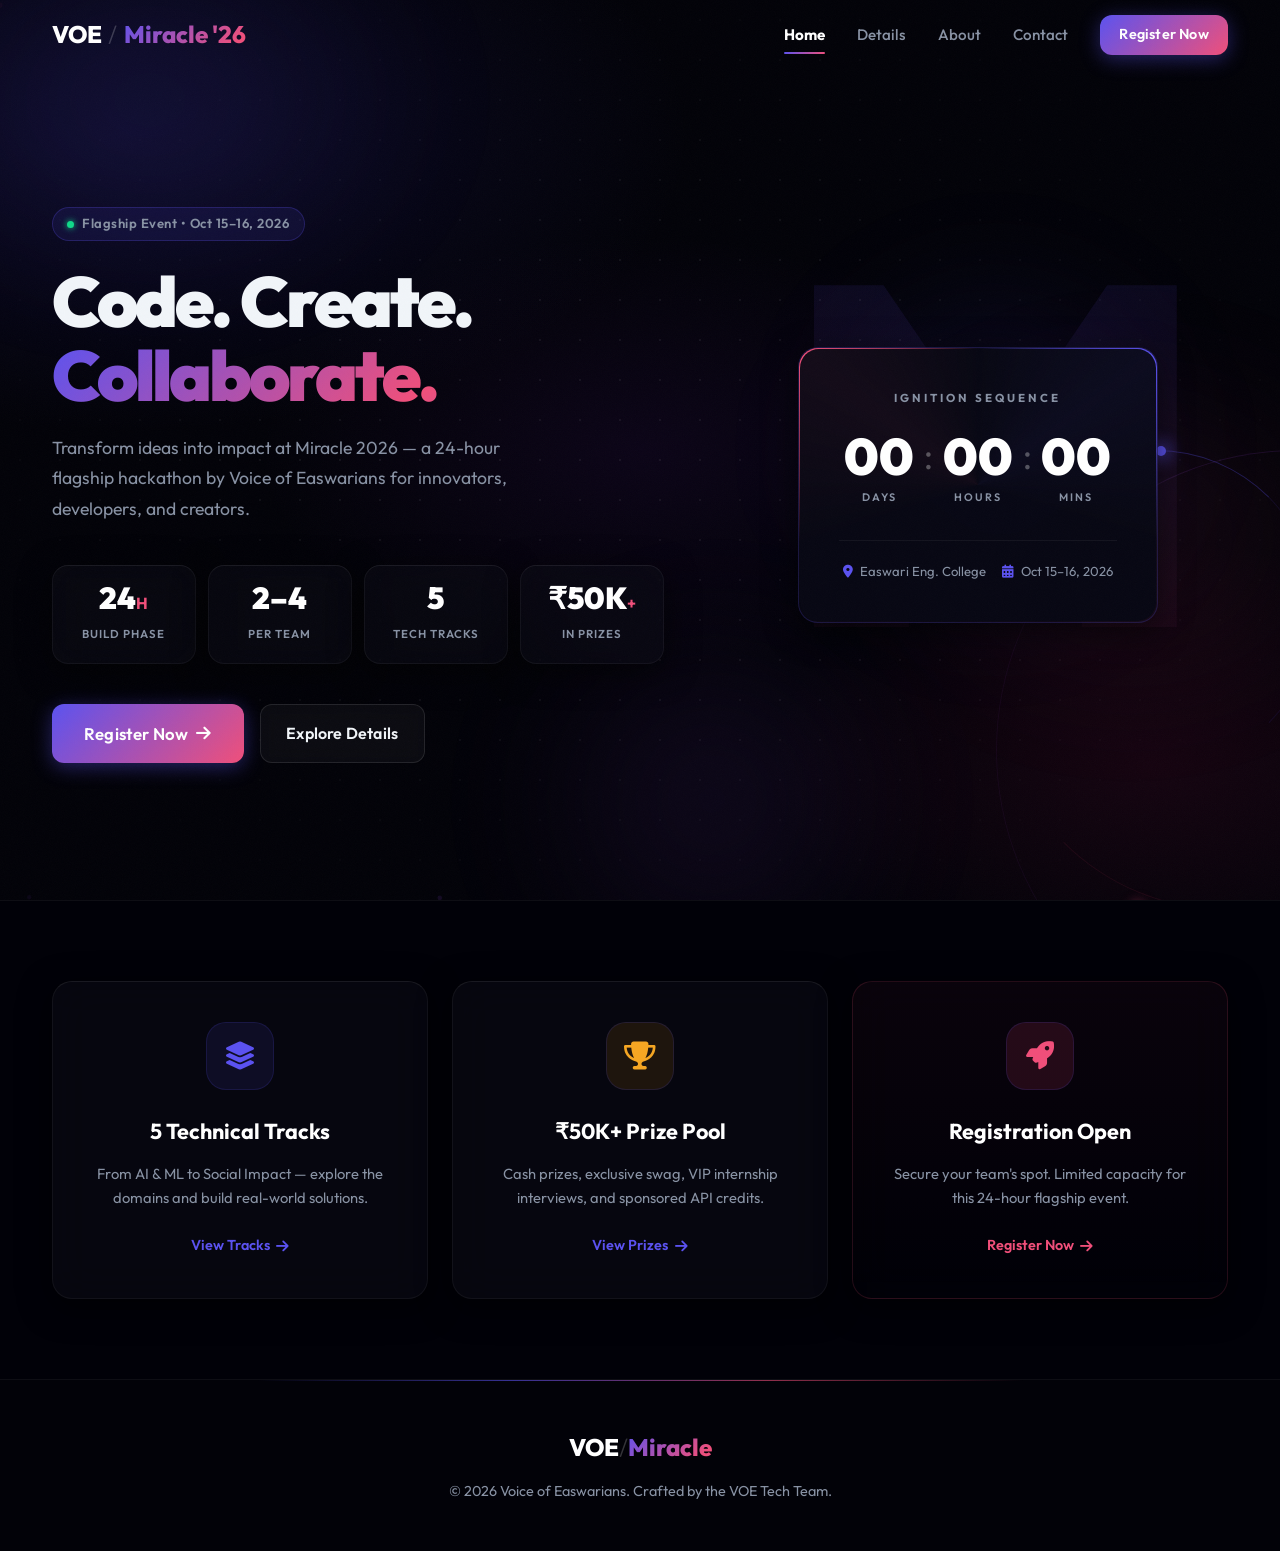
<file: index.html>
<!DOCTYPE html>
<html lang="en">
<head>
    <meta charset="UTF-8">
    <meta name="viewport" content="width=device-width, initial-scale=1.0">
    <title>Miracle 2026 | Voice of Easwarians Hackathon</title>
    <meta name="description" content="Miracle 2026 — a 24-hour flagship hackathon by Voice of Easwarians. 5 tracks, ₹50K+ prizes, Oct 15-16 at Easwari Engineering College.">

    <link rel="preconnect" href="https://fonts.googleapis.com">
    <link rel="preconnect" href="https://fonts.gstatic.com" crossorigin>
    <link href="https://fonts.googleapis.com/css2?family=Outfit:wght@300;400;500;600;700;800;900&display=swap" rel="stylesheet">
    <link rel="stylesheet" href="https://cdnjs.cloudflare.com/ajax/libs/font-awesome/6.4.0/css/all.min.css">

    <link rel="stylesheet" href="assets/css/variables.css">
    <link rel="stylesheet" href="assets/css/reset.css">
    <link rel="stylesheet" href="assets/css/global.css">
    <link rel="stylesheet" href="assets/css/components.css">
    <link rel="stylesheet" href="assets/css/animations.css">
    <link rel="stylesheet" href="assets/css/home.css">
    <link rel="stylesheet" href="assets/css/responsive.css">
</head>
<body>
    <!-- Background Layers -->
    <div class="global-bg"></div>
    <div class="global-aurora">
        <div class="aurora-blob aurora-blob-1"></div>
        <div class="aurora-blob aurora-blob-2"></div>
        <div class="aurora-blob aurora-blob-3"></div>
    </div>
    <div class="global-grid"></div>
    <canvas id="heroCanvas" style="position: fixed; inset: 0; width: 100%; height: 100%; pointer-events: none; z-index: -1;"></canvas>
    <div class="global-noise"></div>

    <!-- Navigation -->
    <nav class="navbar" id="navbar">
        <div class="container nav-container">
            <a href="index.html" class="nav-logo">
                <span>VOE</span>
                <span class="nav-logo-sep">/</span>
                <span class="text-gradient">Miracle '26</span>
            </a>
            <div class="nav-links">
                <a href="index.html"              class="nav-link">Home</a>
                <a href="pages/event-details.html" class="nav-link">Details</a>
                <a href="pages/about.html"         class="nav-link">About</a>
                <a href="pages/contact.html"       class="nav-link">Contact</a>
                <a href="pages/registration.html"  class="btn btn-primary" style="padding:0.5rem 1.2rem;font-size:0.9rem;">Register Now</a>
            </div>
            <button class="nav-mobile-btn" id="mobileMenuBtn" aria-label="Open menu">
                <i class="fas fa-bars"></i>
            </button>
        </div>
    </nav>

    <!-- Mobile Nav -->
    <div class="mobile-nav" id="mobileNav">
        <button class="mobile-nav-close" id="mobileClose"><i class="fas fa-times"></i></button>
        <a href="index.html"               class="nav-link">Home</a>
        <a href="pages/event-details.html" class="nav-link">Details</a>
        <a href="pages/about.html"         class="nav-link">About</a>
        <a href="pages/contact.html"       class="nav-link">Contact</a>
        <a href="pages/registration.html"  class="btn btn-primary">Register Now</a>
    </div>

    <main>
        <!-- HERO -->
        <section class="hero-section">

            <!-- Signature Visual Motif -->
            <div class="hero-motif-container">
                <div class="hero-motif-m">M</div>
                <div class="hero-orbit hero-orbit-1"></div>
                <div class="hero-orbit hero-orbit-2"></div>
                <div class="hero-orbit hero-orbit-3"></div>
                <div class="hero-spotlight"></div>
            </div>

            <div class="container hero-grid">
                <div class="hero-content reveal fade-up">
                    <div class="hero-badge">
                        <span class="hero-badge-dot"></span>
                        <span>Flagship Event &bull; Oct 15–16, 2026</span>
                    </div>
                    <h1 class="split-text">Code. Create.<br><span class="text-gradient">Collaborate.</span></h1>
                    <p>Transform ideas into impact at Miracle 2026 — a 24-hour flagship hackathon by Voice of Easwarians for innovators, developers, and creators.</p>

                    <div class="hero-stats">
                        <div class="stat-card glass-panel">
                            <span class="stat-val">24<span class="stat-unit">H</span></span>
                            <span class="stat-label">Build Phase</span>
                        </div>
                        <div class="stat-card glass-panel">
                            <span class="stat-val">2–4</span>
                            <span class="stat-label">Per Team</span>
                        </div>
                        <div class="stat-card glass-panel">
                            <span class="stat-val">5</span>
                            <span class="stat-label">Tech Tracks</span>
                        </div>
                        <div class="stat-card glass-panel">
                            <span class="stat-val">₹50K<span class="stat-unit">+</span></span>
                            <span class="stat-label">In Prizes</span>
                        </div>
                    </div>

                    <div class="hero-ctas">
                        <a href="pages/registration.html" class="btn btn-primary btn-hero">
                            Register Now <i class="fas fa-arrow-right"></i>
                        </a>
                        <a href="pages/event-details.html" class="btn btn-secondary">
                            Explore Details
                        </a>
                    </div>
                </div>

                <div class="hero-visual reveal fade-up delay-2">
                    <div class="hero-countdown-card glass-panel">
                        <div class="countdown-label">IGNITION SEQUENCE</div>
                        <div class="countdown-timer">
                            <div class="countdown-block">
                                <span class="countdown-num" id="cd-days">--</span>
                                <span class="countdown-unit">Days</span>
                            </div>
                            <span class="countdown-sep">:</span>
                            <div class="countdown-block">
                                <span class="countdown-num" id="cd-hours">--</span>
                                <span class="countdown-unit">Hours</span>
                            </div>
                            <span class="countdown-sep">:</span>
                            <div class="countdown-block">
                                <span class="countdown-num" id="cd-mins">--</span>
                                <span class="countdown-unit">Mins</span>
                            </div>
                        </div>
                        <div class="countdown-meta">
                            <span><i class="fas fa-map-marker-alt"></i> Easwari Eng. College</span>
                            <span><i class="fas fa-calendar-alt"></i> Oct 15–16, 2026</span>
                        </div>
                    </div>
                </div>
            </div>
        </section>

        <!-- PREVIEW CARDS -->
        <section class="preview-section">
            <div class="container preview-grid">
                <a href="pages/event-details.html" class="glass-panel preview-card reveal fade-up">
                    <div class="preview-icon-wrap"><i class="fas fa-layer-group"></i></div>
                    <h3>5 Technical Tracks</h3>
                    <p>From AI &amp; ML to Social Impact — explore the domains and build real-world solutions.</p>
                    <span class="action-link">View Tracks <i class="fas fa-arrow-right"></i></span>
                </a>
                <a href="pages/event-details.html" class="glass-panel preview-card reveal fade-up delay-1">
                    <div class="preview-icon-wrap" style="background:rgba(245,158,11,0.1);">
                        <i class="fas fa-trophy" style="color:var(--gold);"></i>
                    </div>
                    <h3>₹50K+ Prize Pool</h3>
                    <p>Cash prizes, exclusive swag, VIP internship interviews, and sponsored API credits.</p>
                    <span class="action-link">View Prizes <i class="fas fa-arrow-right"></i></span>
                </a>
                <a href="pages/registration.html" class="glass-panel preview-card preview-card-cta reveal fade-up delay-2">
                    <div class="preview-icon-wrap" style="background:rgba(240,79,122,0.12);">
                        <i class="fas fa-rocket" style="color:var(--accent-secondary);"></i>
                    </div>
                    <h3>Registration Open</h3>
                    <p>Secure your team's spot. Limited capacity for this 24-hour flagship event.</p>
                    <span class="action-link" style="color:var(--accent-secondary);">Register Now <i class="fas fa-arrow-right"></i></span>
                </a>
            </div>
        </section>

        <!-- FOOTER -->
        <footer class="site-footer">
            <div class="container" style="text-align:center;">
                <div class="footer-logo">
                    VOE<span class="nav-logo-sep">/</span><span class="text-gradient">Miracle</span>
                </div>
                <p class="footer-copy">&copy; 2026 Voice of Easwarians. Crafted by the VOE Tech Team.</p>
            </div>
        </footer>
    </main>

    <script src="assets/js/nav.js"></script>
    <script src="assets/js/animations.js"></script>
    <script src="assets/js/tabs.js"></script>
    <script src="assets/js/main.js"></script>
    <script>
        // Live Countdown
        (function() {
            const target = new Date('2026-10-15T09:00:00+05:30').getTime();
            function tick() {
                const diff = target - Date.now();
                if (diff <= 0) {
                    ['cd-days','cd-hours','cd-mins'].forEach(id => { const el = document.getElementById(id); if(el) el.textContent='00'; });
                    return;
                }
                const d = Math.floor(diff / 86400000);
                const h = Math.floor((diff % 86400000) / 3600000);
                const m = Math.floor((diff % 3600000) / 60000);
                const fmt = n => String(n).padStart(2,'0');
                const set = (id, v) => { const el = document.getElementById(id); if(el) el.textContent = fmt(v); };
                set('cd-days', d); set('cd-hours', h); set('cd-mins', m);
            }
            tick(); setInterval(tick, 30000);
        })();
    </script>
</body>
</html>
</file>
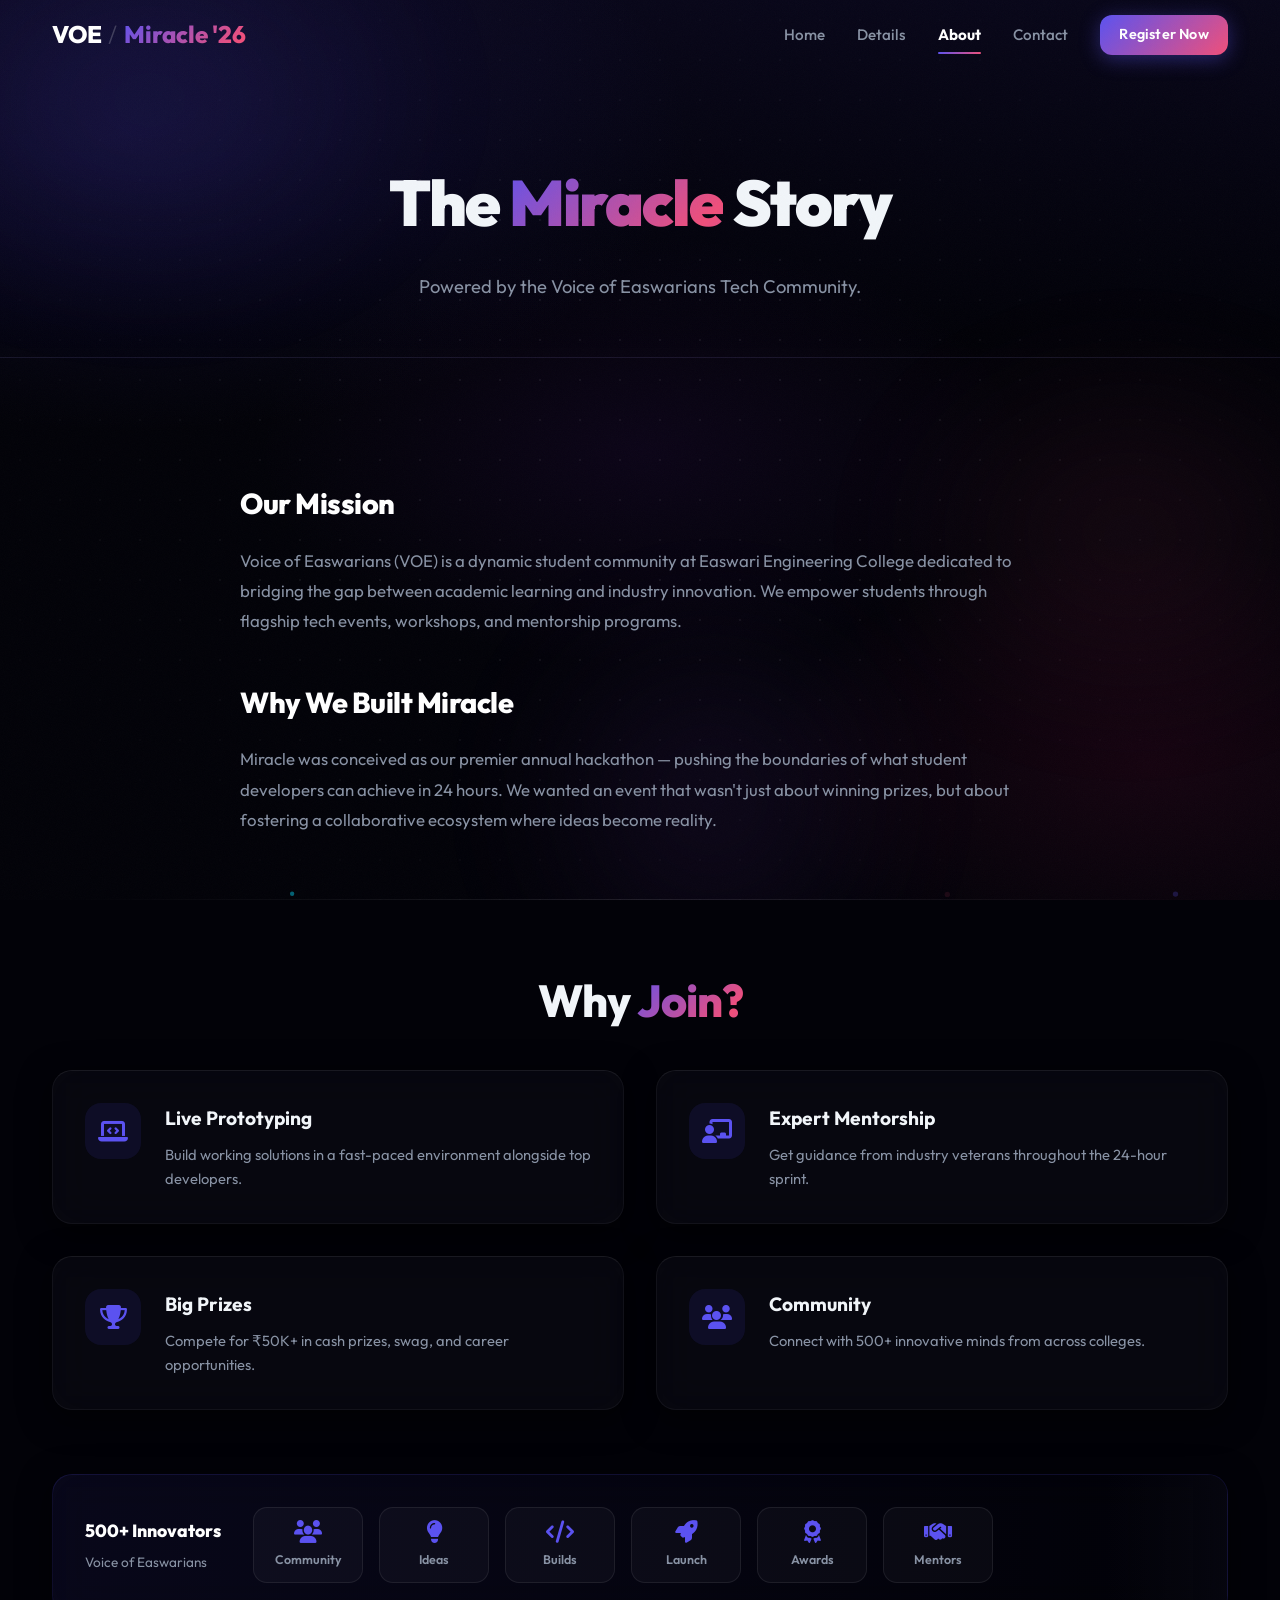
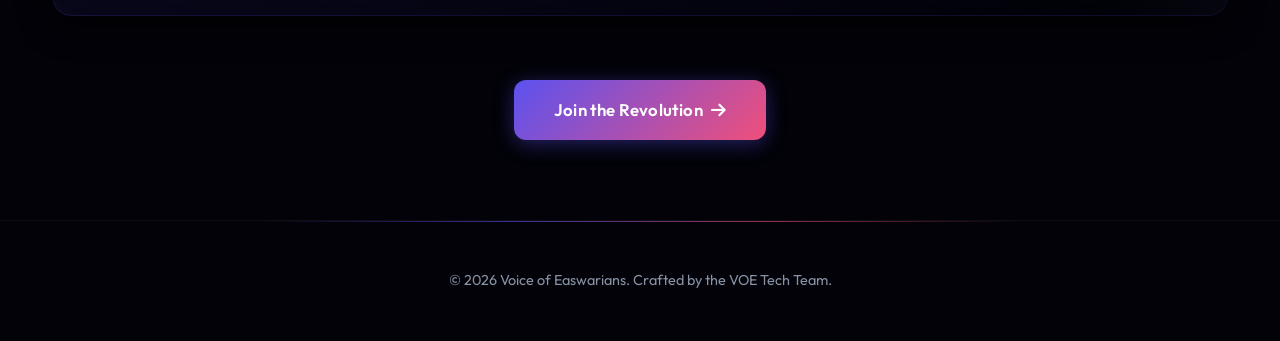
<file: pages/about.html>
<!DOCTYPE html>
<html lang="en">
<head>
    <meta charset="UTF-8">
    <meta name="viewport" content="width=device-width, initial-scale=1.0">
    <title>About | Miracle 2026 — Voice of Easwarians</title>
    <meta name="description" content="Learn about the Miracle story and the Voice of Easwarians student tech community.">

    <link rel="preconnect" href="https://fonts.googleapis.com">
    <link href="https://fonts.googleapis.com/css2?family=Outfit:wght@300;400;500;600;700;800;900&display=swap" rel="stylesheet">
    <link rel="stylesheet" href="https://cdnjs.cloudflare.com/ajax/libs/font-awesome/6.4.0/css/all.min.css">

    <link rel="stylesheet" href="../assets/css/variables.css">
    <link rel="stylesheet" href="../assets/css/reset.css">
    <link rel="stylesheet" href="../assets/css/global.css">
    <link rel="stylesheet" href="../assets/css/components.css">
    <link rel="stylesheet" href="../assets/css/animations.css">
    <link rel="stylesheet" href="../assets/css/pages.css">
    <link rel="stylesheet" href="../assets/css/responsive.css">
</head>
<body>
    <div class="global-bg"></div>
    <div class="global-aurora">
        <div class="aurora-blob aurora-blob-1"></div>
        <div class="aurora-blob aurora-blob-2"></div>
        <div class="aurora-blob aurora-blob-3"></div>
    </div>
    <div class="global-grid"></div>
    <canvas id="heroCanvas" style="position: fixed; inset: 0; width: 100%; height: 100%; pointer-events: none; z-index: -1;"></canvas>
    <div class="global-noise"></div>

    <nav class="navbar" id="navbar">
        <div class="container nav-container">
            <a href="../index.html" class="nav-logo">
                <span>VOE</span><span class="nav-logo-sep">/</span><span class="text-gradient">Miracle '26</span>
            </a>
            <div class="nav-links">
                <a href="../index.html"      class="nav-link">Home</a>
                <a href="event-details.html" class="nav-link">Details</a>
                <a href="about.html"         class="nav-link">About</a>
                <a href="contact.html"       class="nav-link">Contact</a>
                <a href="registration.html"  class="btn btn-primary" style="padding:0.5rem 1.2rem;font-size:0.9rem;">Register Now</a>
            </div>
            <button class="nav-mobile-btn" id="mobileMenuBtn"><i class="fas fa-bars"></i></button>
        </div>
    </nav>
    <div class="mobile-nav" id="mobileNav">
        <button class="mobile-nav-close" id="mobileClose"><i class="fas fa-times"></i></button>
        <a href="../index.html"      class="nav-link">Home</a>
        <a href="event-details.html" class="nav-link">Details</a>
        <a href="about.html"         class="nav-link">About</a>
        <a href="contact.html"       class="nav-link">Contact</a>
        <a href="registration.html"  class="btn btn-primary">Register Now</a>
    </div>

    <main>
        <header class="page-header">
            <div class="container reveal fade-up">
                <h1 class="page-title split-text">The <span class="text-gradient">Miracle</span> Story</h1>
                <p class="page-subtitle">Powered by the Voice of Easwarians Tech Community.</p>
            </div>
        </header>

        <section class="page-content">
            <div class="container">
                <div class="prose reveal fade-up delay-1">
                    <h2>Our Mission</h2>
                    <p>Voice of Easwarians (VOE) is a dynamic student community at Easwari Engineering College dedicated to bridging the gap between academic learning and industry innovation. We empower students through flagship tech events, workshops, and mentorship programs.</p>

                    <h2>Why We Built Miracle</h2>
                    <p>Miracle was conceived as our premier annual hackathon — pushing the boundaries of what student developers can achieve in 24 hours. We wanted an event that wasn't just about winning prizes, but about fostering a collaborative ecosystem where ideas become reality.</p>
                </div>

                <div class="section-divider"></div>

                <h2 class="section-heading split-text reveal fade-up">Why <span class="text-gradient">Join?</span></h2>
                <div class="highlights-grid">
                    <div class="glass-panel highlight-item reveal fade-up delay-1">
                        <div class="hl-icon"><i class="fas fa-laptop-code"></i></div>
                        <div>
                            <h3 style="margin:0 0 0.5rem;font-size:1.2rem;">Live Prototyping</h3>
                            <p style="color:var(--text-muted);font-size:0.92rem;margin:0;">Build working solutions in a fast-paced environment alongside top developers.</p>
                        </div>
                    </div>
                    <div class="glass-panel highlight-item reveal fade-up delay-2">
                        <div class="hl-icon"><i class="fas fa-chalkboard-teacher"></i></div>
                        <div>
                            <h3 style="margin:0 0 0.5rem;font-size:1.2rem;">Expert Mentorship</h3>
                            <p style="color:var(--text-muted);font-size:0.92rem;margin:0;">Get guidance from industry veterans throughout the 24-hour sprint.</p>
                        </div>
                    </div>
                    <div class="glass-panel highlight-item reveal fade-up delay-3">
                        <div class="hl-icon"><i class="fas fa-trophy"></i></div>
                        <div>
                            <h3 style="margin:0 0 0.5rem;font-size:1.2rem;">Big Prizes</h3>
                            <p style="color:var(--text-muted);font-size:0.92rem;margin:0;">Compete for ₹50K+ in cash prizes, swag, and career opportunities.</p>
                        </div>
                    </div>
                    <div class="glass-panel highlight-item reveal fade-up delay-4">
                        <div class="hl-icon"><i class="fas fa-users"></i></div>
                        <div>
                            <h3 style="margin:0 0 0.5rem;font-size:1.2rem;">Community</h3>
                            <p style="color:var(--text-muted);font-size:0.92rem;margin:0;">Connect with 500+ innovative minds from across colleges.</p>
                        </div>
                    </div>
                </div>

                <!-- Community Gallery -->
                <div class="community-gallery glass-panel reveal fade-up" style="margin-top:4rem;">
                    <div class="gallery-text">
                        <p>500+ Innovators</p>
                        <span>Voice of Easwarians</span>
                    </div>
                    <div class="gallery-scroll">
                        <div class="gallery-item"><i class="fas fa-users"></i><span>Community</span></div>
                        <div class="gallery-item"><i class="fas fa-lightbulb"></i><span>Ideas</span></div>
                        <div class="gallery-item"><i class="fas fa-code"></i><span>Builds</span></div>
                        <div class="gallery-item"><i class="fas fa-rocket"></i><span>Launch</span></div>
                        <div class="gallery-item"><i class="fas fa-award"></i><span>Awards</span></div>
                        <div class="gallery-item"><i class="fas fa-handshake"></i><span>Mentors</span></div>
                    </div>
                </div>

                <div class="section-cta reveal fade-up">
                    <a href="registration.html" class="btn btn-primary" style="padding:1rem 2.5rem;font-size:1.05rem;">
                        Join the Revolution <i class="fas fa-arrow-right"></i>
                    </a>
                </div>
            </div>
        </section>

        <footer class="site-footer">
            <div class="container" style="text-align:center;">
                <p class="footer-copy">&copy; 2026 Voice of Easwarians. Crafted by the VOE Tech Team.</p>
            </div>
        </footer>
    </main>

    <script src="../assets/js/nav.js"></script>
    <script src="../assets/js/animations.js"></script>
    <script src="../assets/js/tabs.js"></script>
    <script src="../assets/js/main.js"></script>
</body>
</html>
</file>
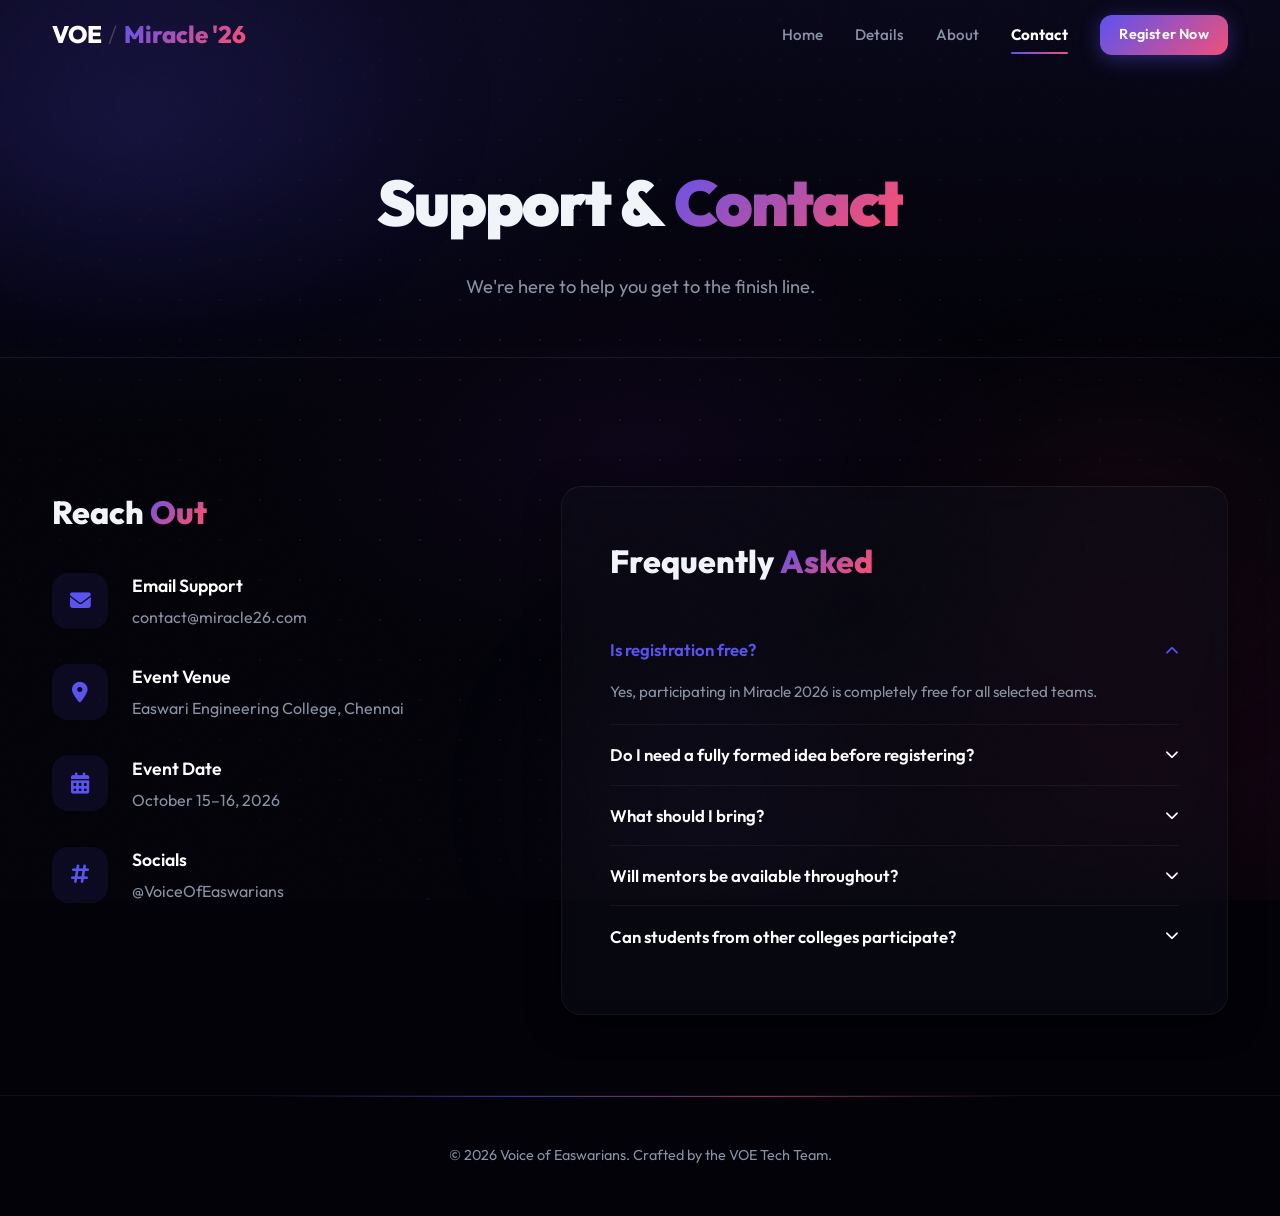
<file: pages/contact.html>
<!DOCTYPE html>
<html lang="en">
<head>
    <meta charset="UTF-8">
    <meta name="viewport" content="width=device-width, initial-scale=1.0">
    <title>Contact &amp; FAQ | Miracle 2026</title>
    <meta name="description" content="Reach out to the Miracle 2026 team and get answers to common questions.">

    <link rel="preconnect" href="https://fonts.googleapis.com">
    <link href="https://fonts.googleapis.com/css2?family=Outfit:wght@300;400;500;600;700;800;900&display=swap" rel="stylesheet">
    <link rel="stylesheet" href="https://cdnjs.cloudflare.com/ajax/libs/font-awesome/6.4.0/css/all.min.css">

    <link rel="stylesheet" href="../assets/css/variables.css">
    <link rel="stylesheet" href="../assets/css/reset.css">
    <link rel="stylesheet" href="../assets/css/global.css">
    <link rel="stylesheet" href="../assets/css/components.css">
    <link rel="stylesheet" href="../assets/css/animations.css">
    <link rel="stylesheet" href="../assets/css/pages.css">
    <link rel="stylesheet" href="../assets/css/responsive.css">
</head>
<body>
    <div class="global-bg"></div>
    <div class="global-aurora">
        <div class="aurora-blob aurora-blob-1"></div>
        <div class="aurora-blob aurora-blob-2"></div>
        <div class="aurora-blob aurora-blob-3"></div>
    </div>
    <div class="global-grid"></div>
    <canvas id="heroCanvas" style="position: fixed; inset: 0; width: 100%; height: 100%; pointer-events: none; z-index: -1;"></canvas>
    <div class="global-noise"></div>

    <nav class="navbar" id="navbar">
        <div class="container nav-container">
            <a href="../index.html" class="nav-logo">
                <span>VOE</span><span class="nav-logo-sep">/</span><span class="text-gradient">Miracle '26</span>
            </a>
            <div class="nav-links">
                <a href="../index.html"      class="nav-link">Home</a>
                <a href="event-details.html" class="nav-link">Details</a>
                <a href="about.html"         class="nav-link">About</a>
                <a href="contact.html"       class="nav-link">Contact</a>
                <a href="registration.html"  class="btn btn-primary" style="padding:0.5rem 1.2rem;font-size:0.9rem;">Register Now</a>
            </div>
            <button class="nav-mobile-btn" id="mobileMenuBtn"><i class="fas fa-bars"></i></button>
        </div>
    </nav>
    <div class="mobile-nav" id="mobileNav">
        <button class="mobile-nav-close" id="mobileClose"><i class="fas fa-times"></i></button>
        <a href="../index.html"      class="nav-link">Home</a>
        <a href="event-details.html" class="nav-link">Details</a>
        <a href="about.html"         class="nav-link">About</a>
        <a href="contact.html"       class="nav-link">Contact</a>
        <a href="registration.html"  class="btn btn-primary">Register Now</a>
    </div>

    <main>
        <header class="page-header">
            <div class="container reveal fade-up">
                <h1 class="page-title split-text">Support &amp; <span class="text-gradient">Contact</span></h1>
                <p class="page-subtitle">We're here to help you get to the finish line.</p>
            </div>
        </header>

        <section class="page-content">
            <div class="container contact-grid">

                <!-- Contact Details -->
                <div class="reveal fade-up">
                    <h2 style="font-size:2rem;font-weight:800;margin-bottom:2rem;">
                        Reach <span class="text-gradient">Out</span>
                    </h2>

                    <div class="contact-item">
                        <i class="fas fa-envelope"></i>
                        <div>
                            <div style="font-weight:600;font-size:1.1rem;color:white;margin-bottom:0.25rem;">Email Support</div>
                            <a href="mailto:contact@miracle26.com" style="color:var(--text-muted);text-decoration:none;">contact@miracle26.com</a>
                        </div>
                    </div>

                    <div class="contact-item">
                        <i class="fas fa-map-marker-alt"></i>
                        <div>
                            <div style="font-weight:600;font-size:1.1rem;color:white;margin-bottom:0.25rem;">Event Venue</div>
                            <span style="color:var(--text-muted);">Easwari Engineering College, Chennai</span>
                        </div>
                    </div>

                    <div class="contact-item">
                        <i class="fas fa-calendar-alt"></i>
                        <div>
                            <div style="font-weight:600;font-size:1.1rem;color:white;margin-bottom:0.25rem;">Event Date</div>
                            <span style="color:var(--text-muted);">October 15–16, 2026</span>
                        </div>
                    </div>

                    <div class="contact-item">
                        <i class="fas fa-hashtag"></i>
                        <div>
                            <div style="font-weight:600;font-size:1.1rem;color:white;margin-bottom:0.25rem;">Socials</div>
                            <span style="color:var(--text-muted);">@VoiceOfEaswarians</span>
                        </div>
                    </div>
                </div>

                <!-- FAQ -->
                <div class="reveal fade-up delay-1">
                    <div class="glass-panel" style="padding:3rem;">
                        <h2 style="font-size:2rem;font-weight:800;margin-bottom:2rem;">
                            Frequently <span class="text-gradient">Asked</span>
                        </h2>

                        <div class="faq-compact">
                            <div class="faq-accordion open">
                                <button class="faq-q">Is registration free? <i class="fas fa-chevron-down" style="font-size:0.85rem;"></i></button>
                                <div class="faq-a">Yes, participating in Miracle 2026 is completely free for all selected teams.</div>
                            </div>
                            <div class="faq-accordion">
                                <button class="faq-q">Do I need a fully formed idea before registering? <i class="fas fa-chevron-down" style="font-size:0.85rem;"></i></button>
                                <div class="faq-a">Not at all! While having an idea helps, you can brainstorm and finalise your concept during the hackathon's opening hours with help from mentors.</div>
                            </div>
                            <div class="faq-accordion">
                                <button class="faq-q">What should I bring? <i class="fas fa-chevron-down" style="font-size:0.85rem;"></i></button>
                                <div class="faq-a">Bring your laptop, charger, and valid student ID. We provide food, snacks, drinks, and Wi-Fi for the full 24 hours.</div>
                            </div>
                            <div class="faq-accordion">
                                <button class="faq-q">Will mentors be available throughout? <i class="fas fa-chevron-down" style="font-size:0.85rem;"></i></button>
                                <div class="faq-a">Yes! We have an incredible lineup of mentors from top tech companies available throughout the event to guide your team.</div>
                            </div>
                            <div class="faq-accordion" style="border-bottom:none;">
                                <button class="faq-q">Can students from other colleges participate? <i class="fas fa-chevron-down" style="font-size:0.85rem;"></i></button>
                                <div class="faq-a">Absolutely. Inter-college teams are welcome and encouraged. All members must be currently enrolled college students.</div>
                            </div>
                        </div>
                    </div>
                </div>

            </div>
        </section>

        <footer class="site-footer">
            <div class="container" style="text-align:center;">
                <p class="footer-copy">&copy; 2026 Voice of Easwarians. Crafted by the VOE Tech Team.</p>
            </div>
        </footer>
    </main>

    <script src="../assets/js/nav.js"></script>
    <script src="../assets/js/animations.js"></script>
    <script src="../assets/js/tabs.js"></script>
    <script src="../assets/js/faq.js"></script>
    <script src="../assets/js/main.js"></script>
</body>
</html>
</file>
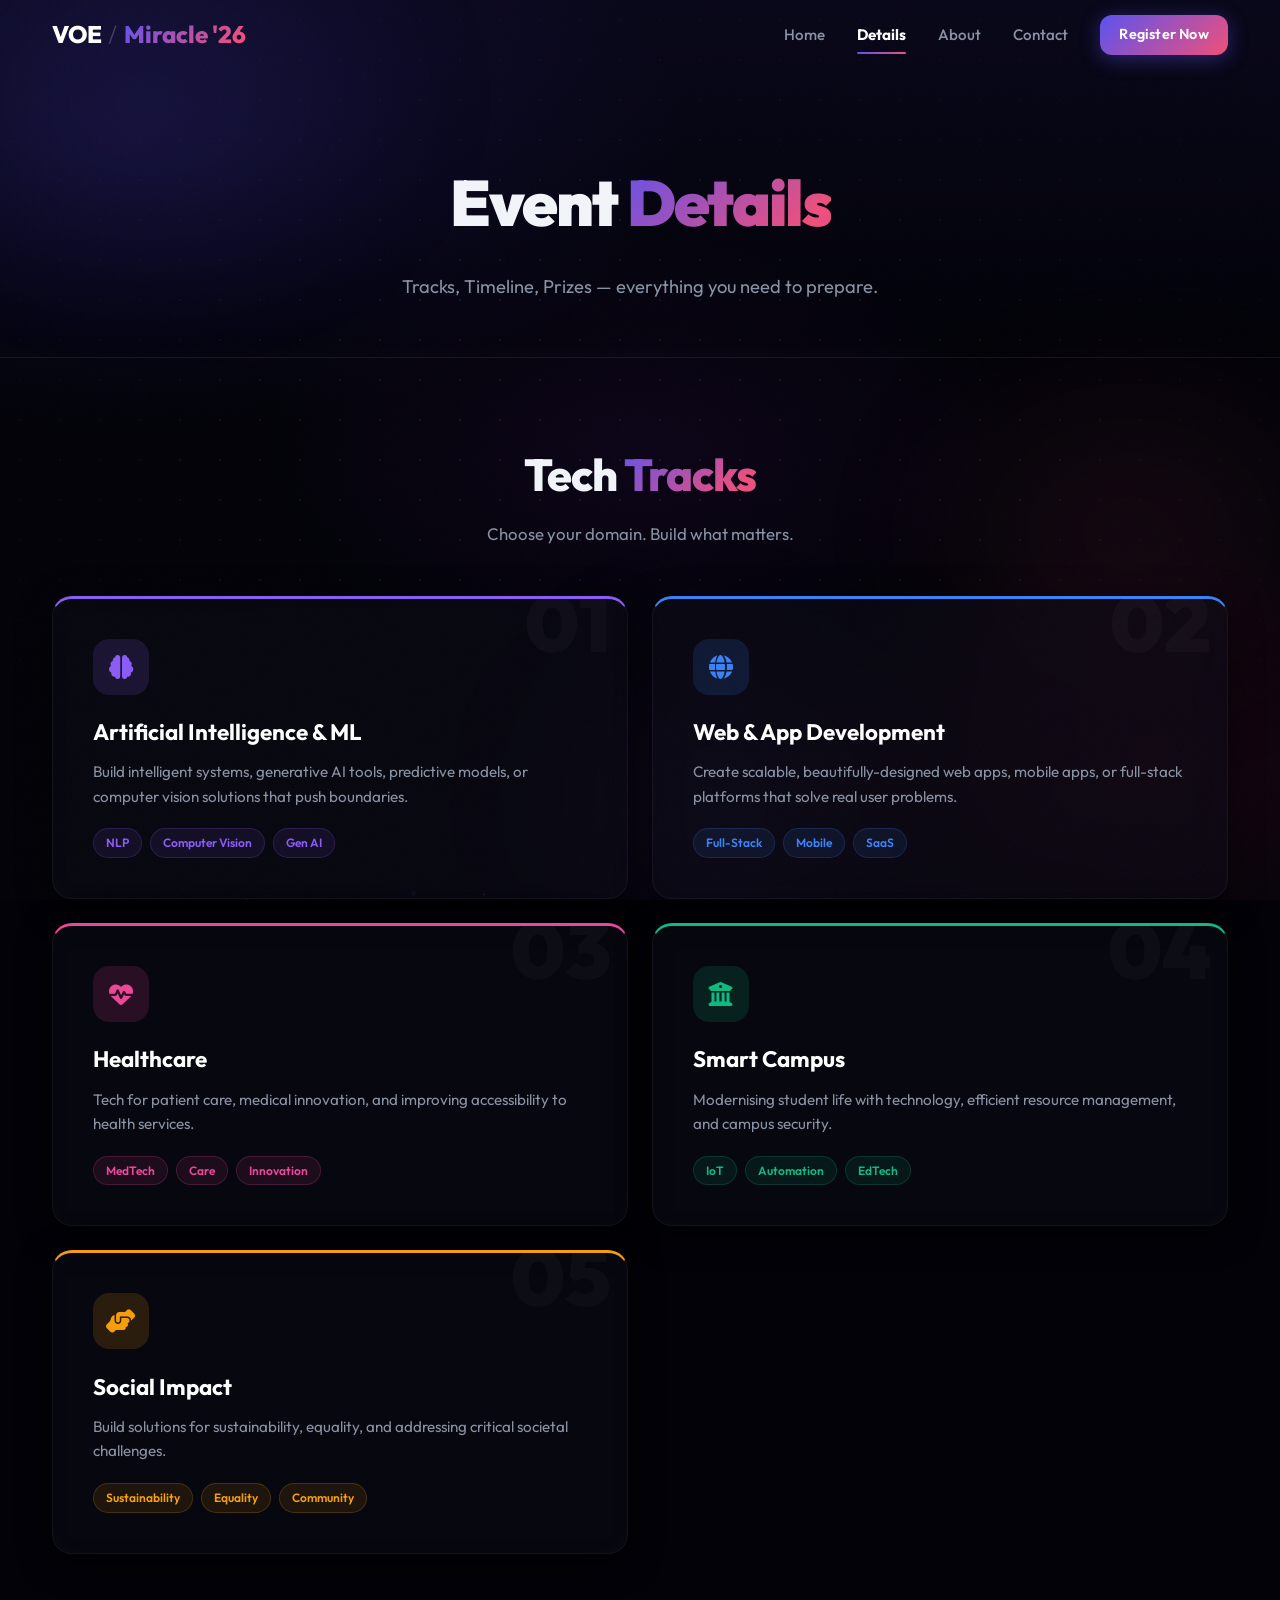
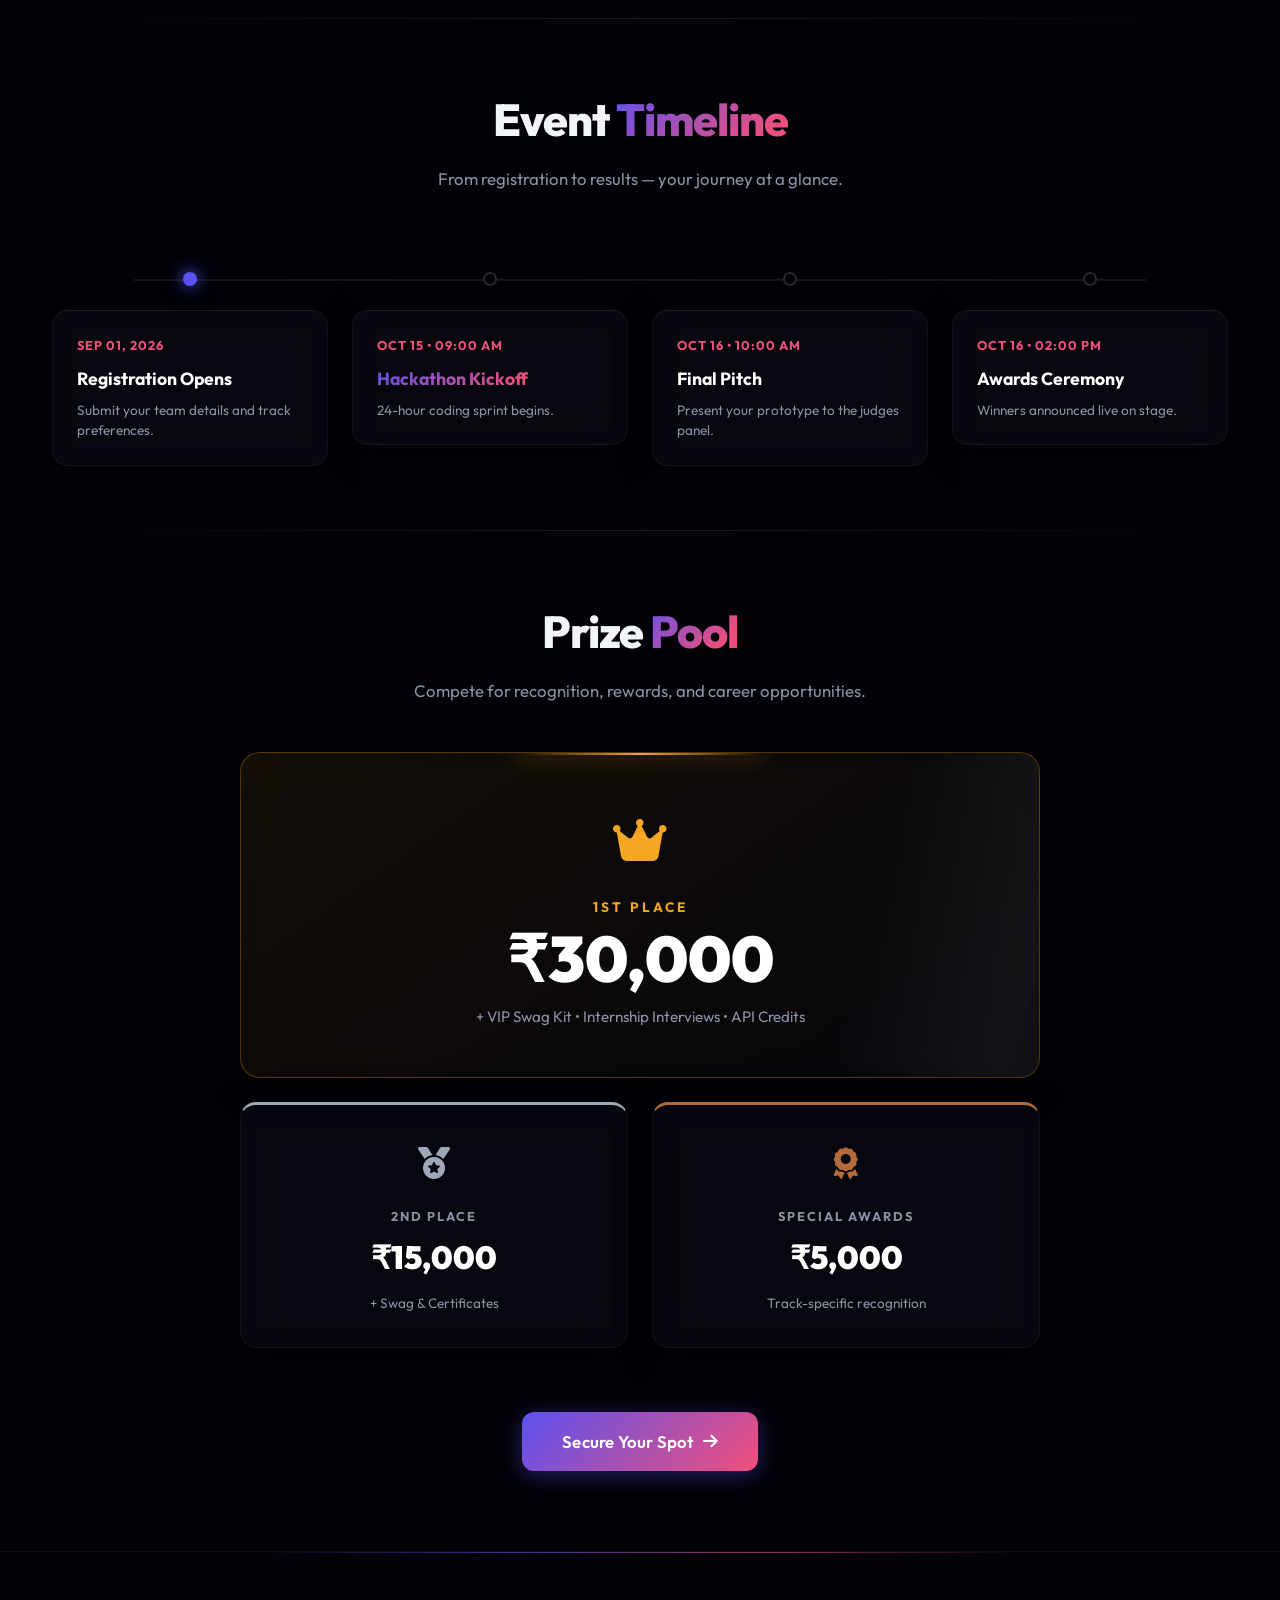
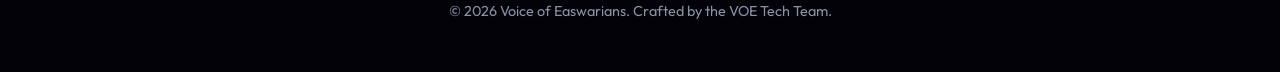
<file: pages/event-details.html>
<!DOCTYPE html>
<html lang="en">
<head>
    <meta charset="UTF-8">
    <meta name="viewport" content="width=device-width, initial-scale=1.0">
    <title>Event Details | Miracle 2026</title>
    <meta name="description" content="Tracks, timeline, prizes, and everything you need to know about Miracle 2026.">

    <link rel="preconnect" href="https://fonts.googleapis.com">
    <link href="https://fonts.googleapis.com/css2?family=Outfit:wght@300;400;500;600;700;800;900&display=swap" rel="stylesheet">
    <link rel="stylesheet" href="https://cdnjs.cloudflare.com/ajax/libs/font-awesome/6.4.0/css/all.min.css">

    <link rel="stylesheet" href="../assets/css/variables.css">
    <link rel="stylesheet" href="../assets/css/reset.css">
    <link rel="stylesheet" href="../assets/css/global.css">
    <link rel="stylesheet" href="../assets/css/components.css">
    <link rel="stylesheet" href="../assets/css/animations.css">
    <link rel="stylesheet" href="../assets/css/pages.css">
    <link rel="stylesheet" href="../assets/css/responsive.css">
</head>
<body>
    <div class="global-bg"></div>
    <div class="global-aurora">
        <div class="aurora-blob aurora-blob-1"></div>
        <div class="aurora-blob aurora-blob-2"></div>
        <div class="aurora-blob aurora-blob-3"></div>
    </div>
    <div class="global-grid"></div>
    <canvas id="heroCanvas" style="position: fixed; inset: 0; width: 100%; height: 100%; pointer-events: none; z-index: -1;"></canvas>
    <div class="global-noise"></div>

    <nav class="navbar" id="navbar">
        <div class="container nav-container">
            <a href="../index.html" class="nav-logo">
                <span>VOE</span><span class="nav-logo-sep">/</span><span class="text-gradient">Miracle '26</span>
            </a>
            <div class="nav-links">
                <a href="../index.html"   class="nav-link">Home</a>
                <a href="event-details.html" class="nav-link">Details</a>
                <a href="about.html"      class="nav-link">About</a>
                <a href="contact.html"    class="nav-link">Contact</a>
                <a href="registration.html" class="btn btn-primary" style="padding:0.5rem 1.2rem;font-size:0.9rem;">Register Now</a>
            </div>
            <button class="nav-mobile-btn" id="mobileMenuBtn"><i class="fas fa-bars"></i></button>
        </div>
    </nav>
    <div class="mobile-nav" id="mobileNav">
        <button class="mobile-nav-close" id="mobileClose"><i class="fas fa-times"></i></button>
        <a href="../index.html"      class="nav-link">Home</a>
        <a href="event-details.html" class="nav-link">Details</a>
        <a href="about.html"         class="nav-link">About</a>
        <a href="contact.html"       class="nav-link">Contact</a>
        <a href="registration.html"  class="btn btn-primary">Register Now</a>
    </div>

    <main>
        <header class="page-header">
            <div class="container reveal fade-up">
                <h1 class="page-title split-text">Event <span class="text-gradient">Details</span></h1>
                <p class="page-subtitle">Tracks, Timeline, Prizes — everything you need to prepare.</p>
            </div>
        </header>

        <section class="page-content">
            <div class="container">

                <!-- TRACKS -->
                <div class="reveal fade-up">
                    <h2 class="section-heading split-text">Tech <span class="text-gradient">Tracks</span></h2>
                    <p class="section-sub">Choose your domain. Build what matters.</p>

                    <div class="tracks-bento">
                        <div class="glass-panel track-card track-hero" style="--track-color:#8b5cf6;">
                            <div class="track-number">01</div>
                            <div class="track-icon-wrap"><i class="fas fa-brain"></i></div>
                            <h3>Artificial Intelligence &amp; ML</h3>
                            <p>Build intelligent systems, generative AI tools, predictive models, or computer vision solutions that push boundaries.</p>
                            <div class="track-tags"><span>NLP</span><span>Computer Vision</span><span>Gen AI</span></div>
                        </div>

                        <div class="glass-panel track-card track-hero" style="--track-color:#3b82f6;">
                            <div class="track-number">02</div>
                            <div class="track-icon-wrap"><i class="fas fa-globe"></i></div>
                            <h3>Web &amp; App Development</h3>
                            <p>Create scalable, beautifully-designed web apps, mobile apps, or full-stack platforms that solve real user problems.</p>
                            <div class="track-tags"><span>Full-Stack</span><span>Mobile</span><span>SaaS</span></div>
                        </div>

                        <div class="glass-panel track-card track-hero" style="--track-color:#ec4899;">
                            <div class="track-number">03</div>
                            <div class="track-icon-wrap"><i class="fas fa-heartbeat"></i></div>
                            <h3>Healthcare</h3>
                            <p>Tech for patient care, medical innovation, and improving accessibility to health services.</p>
                            <div class="track-tags"><span>MedTech</span><span>Care</span><span>Innovation</span></div>
                        </div>
                        <div class="glass-panel track-card track-hero" style="--track-color:#10b981;">
                            <div class="track-number">04</div>
                            <div class="track-icon-wrap"><i class="fas fa-university"></i></div>
                            <h3>Smart Campus</h3>
                            <p>Modernising student life with technology, efficient resource management, and campus security.</p>
                            <div class="track-tags"><span>IoT</span><span>Automation</span><span>EdTech</span></div>
                        </div>
                        <div class="glass-panel track-card track-hero" style="--track-color:#f59e0b;">
                            <div class="track-number">05</div>
                            <div class="track-icon-wrap"><i class="fas fa-hands-helping"></i></div>
                            <h3>Social Impact</h3>
                            <p>Build solutions for sustainability, equality, and addressing critical societal challenges.</p>
                            <div class="track-tags"><span>Sustainability</span><span>Equality</span><span>Community</span></div>
                        </div>
                    </div>
                </div>

                <div class="section-divider"></div>

                <!-- TIMELINE -->
                <div class="reveal fade-up">
                    <h2 class="section-heading split-text">Event <span class="text-gradient">Timeline</span></h2>
                    <p class="section-sub">From registration to results — your journey at a glance.</p>

                    <div class="timeline-horizontal">
                        <div class="timeline-track"></div>
                        <div class="timeline-track-fill"></div>

                        <div class="tl-node active">
                            <div class="tl-dot"></div>
                            <div class="tl-card glass-panel">
                                <div class="tl-date">Sep 01, 2026</div>
                                <div class="tl-title">Registration Opens</div>
                                <div class="tl-desc">Submit your team details and track preferences.</div>
                            </div>
                        </div>
                        <div class="tl-node">
                            <div class="tl-dot"></div>
                            <div class="tl-card glass-panel">
                                <div class="tl-date">Oct 15 &bull; 09:00 AM</div>
                                <div class="tl-title text-gradient">Hackathon Kickoff</div>
                                <div class="tl-desc">24-hour coding sprint begins.</div>
                            </div>
                        </div>
                        <div class="tl-node">
                            <div class="tl-dot"></div>
                            <div class="tl-card glass-panel">
                                <div class="tl-date">Oct 16 &bull; 10:00 AM</div>
                                <div class="tl-title">Final Pitch</div>
                                <div class="tl-desc">Present your prototype to the judges panel.</div>
                            </div>
                        </div>
                        <div class="tl-node">
                            <div class="tl-dot"></div>
                            <div class="tl-card glass-panel">
                                <div class="tl-date">Oct 16 &bull; 02:00 PM</div>
                                <div class="tl-title">Awards Ceremony</div>
                                <div class="tl-desc">Winners announced live on stage.</div>
                            </div>
                        </div>
                    </div>
                </div>

                <div class="section-divider"></div>

                <!-- PRIZES -->
                <div class="reveal fade-up">
                    <h2 class="section-heading split-text">Prize <span class="text-gradient">Pool</span></h2>
                    <p class="section-sub">Compete for recognition, rewards, and career opportunities.</p>

                    <div class="prizes-showcase">
                        <div class="prize-hero glass-panel">
                            <div class="prize-glow"></div>
                            <span class="prize-crown"><i class="fas fa-crown"></i></span>
                            <div class="prize-rank">1st Place</div>
                            <div class="prize-amount">₹30,000</div>
                            <div class="prize-perks">+ VIP Swag Kit &bull; Internship Interviews &bull; API Credits</div>
                        </div>
                        <div class="prizes-secondary">
                            <div class="glass-panel prize-tier silver">
                                <div class="tier-icon"><i class="fas fa-medal"></i></div>
                                <div class="tier-rank">2nd Place</div>
                                <div class="tier-amount">₹15,000</div>
                                <div class="tier-perk">+ Swag &amp; Certificates</div>
                            </div>
                            <div class="glass-panel prize-tier bronze">
                                <div class="tier-icon"><i class="fas fa-award"></i></div>
                                <div class="tier-rank">Special Awards</div>
                                <div class="tier-amount">₹5,000</div>
                                <div class="tier-perk">Track-specific recognition</div>
                            </div>
                        </div>
                    </div>
                </div>

                <div class="section-cta reveal fade-up">
                    <a href="registration.html" class="btn btn-primary" style="padding:1rem 2.5rem;font-size:1.05rem;">
                        Secure Your Spot <i class="fas fa-arrow-right"></i>
                    </a>
                </div>

            </div>
        </section>

        <footer class="site-footer">
            <div class="container" style="text-align:center;">
                <p class="footer-copy">&copy; 2026 Voice of Easwarians. Crafted by the VOE Tech Team.</p>
            </div>
        </footer>
    </main>

    <script src="../assets/js/nav.js"></script>
    <script src="../assets/js/animations.js"></script>
    <script src="../assets/js/tabs.js"></script>
    <script src="../assets/js/main.js"></script>
</body>
</html>
</file>
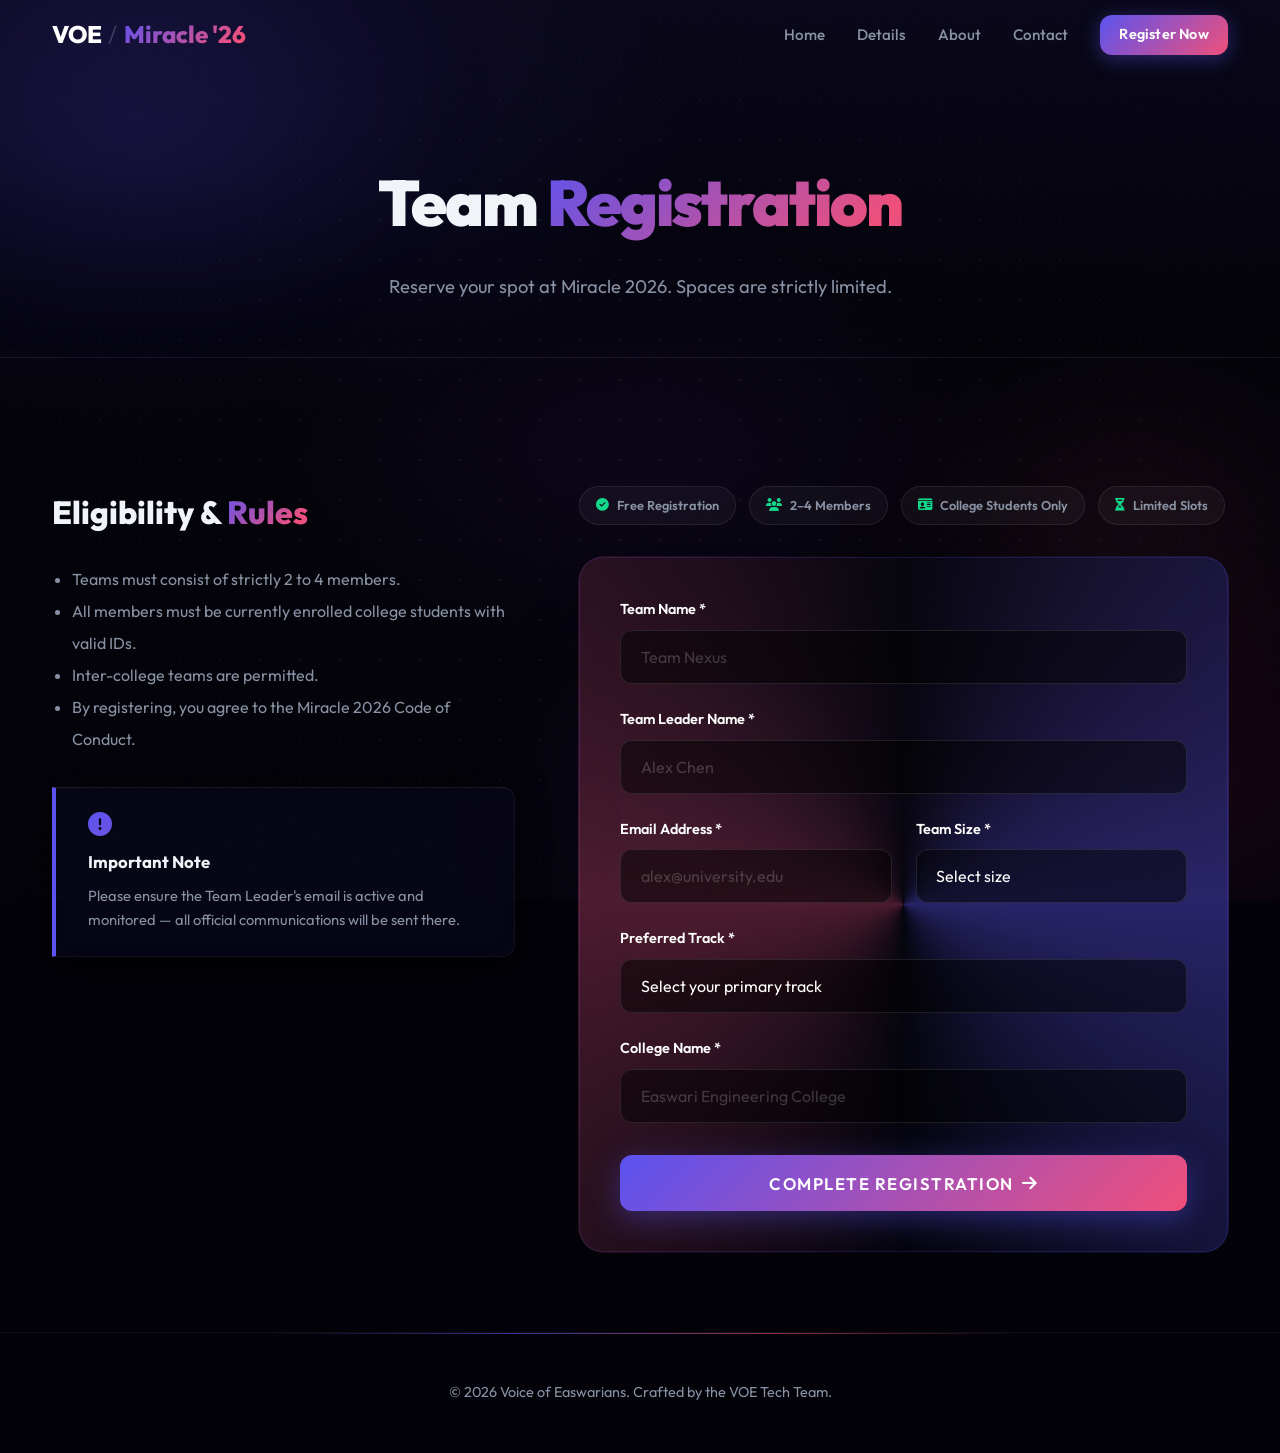
<file: pages/registration.html>
<!DOCTYPE html>
<html lang="en">
<head>
    <meta charset="UTF-8">
    <meta name="viewport" content="width=device-width, initial-scale=1.0">
    <title>Registration | Miracle 2026</title>
    <meta name="description" content="Register your team for Miracle 2026 — the flagship hackathon by Voice of Easwarians.">

    <link rel="preconnect" href="https://fonts.googleapis.com">
    <link href="https://fonts.googleapis.com/css2?family=Outfit:wght@300;400;500;600;700;800;900&display=swap" rel="stylesheet">
    <link rel="stylesheet" href="https://cdnjs.cloudflare.com/ajax/libs/font-awesome/6.4.0/css/all.min.css">

    <link rel="stylesheet" href="../assets/css/variables.css">
    <link rel="stylesheet" href="../assets/css/reset.css">
    <link rel="stylesheet" href="../assets/css/global.css">
    <link rel="stylesheet" href="../assets/css/components.css">
    <link rel="stylesheet" href="../assets/css/animations.css">
    <link rel="stylesheet" href="../assets/css/pages.css">
    <link rel="stylesheet" href="../assets/css/responsive.css">
</head>
<body>
    <div class="global-bg"></div>
    <div class="global-aurora">
        <div class="aurora-blob aurora-blob-1"></div>
        <div class="aurora-blob aurora-blob-2"></div>
        <div class="aurora-blob aurora-blob-3"></div>
    </div>
    <div class="global-grid"></div>
    <canvas id="heroCanvas" style="position: fixed; inset: 0; width: 100%; height: 100%; pointer-events: none; z-index: -1;"></canvas>
    <div class="global-noise"></div>

    <nav class="navbar" id="navbar">
        <div class="container nav-container">
            <a href="../index.html" class="nav-logo">
                <span>VOE</span><span class="nav-logo-sep">/</span><span class="text-gradient">Miracle '26</span>
            </a>
            <div class="nav-links">
                <a href="../index.html"      class="nav-link">Home</a>
                <a href="event-details.html" class="nav-link">Details</a>
                <a href="about.html"         class="nav-link">About</a>
                <a href="contact.html"       class="nav-link">Contact</a>
                <a href="registration.html"  class="btn btn-primary" style="padding:0.5rem 1.2rem;font-size:0.9rem;">Register Now</a>
            </div>
            <button class="nav-mobile-btn" id="mobileMenuBtn"><i class="fas fa-bars"></i></button>
        </div>
    </nav>
    <div class="mobile-nav" id="mobileNav">
        <button class="mobile-nav-close" id="mobileClose"><i class="fas fa-times"></i></button>
        <a href="../index.html"      class="nav-link">Home</a>
        <a href="event-details.html" class="nav-link">Details</a>
        <a href="about.html"         class="nav-link">About</a>
        <a href="contact.html"       class="nav-link">Contact</a>
        <a href="registration.html"  class="btn btn-primary">Register Now</a>
    </div>

    <main>
        <header class="page-header">
            <div class="container reveal fade-up">
                <h1 class="page-title split-text">Team <span class="text-gradient">Registration</span></h1>
                <p class="page-subtitle">Reserve your spot at Miracle 2026. Spaces are strictly limited.</p>
            </div>
        </header>

        <section class="page-content">
            <div class="container reg-grid">

                <!-- Eligibility -->
                <div class="reveal fade-up">
                    <h2 style="font-size:2rem;font-weight:800;margin-bottom:1.5rem;">
                        Eligibility &amp; <span class="text-gradient">Rules</span>
                    </h2>
                    <ul class="eligibility-list">
                        <li>Teams must consist of strictly 2 to 4 members.</li>
                        <li>All members must be currently enrolled college students with valid IDs.</li>
                        <li>Inter-college teams are permitted.</li>
                        <li>By registering, you agree to the Miracle 2026 Code of Conduct.</li>
                    </ul>

                    <div class="glass-panel eligibility-note">
                        <i class="fas fa-exclamation-circle text-gradient" style="font-size:1.5rem;margin-bottom:0.75rem;display:block;"></i>
                        <h3>Important Note</h3>
                        <p>Please ensure the Team Leader's email is active and monitored — all official communications will be sent there.</p>
                    </div>
                </div>

                <!-- Form -->
                <div class="reveal fade-up delay-1">
                    <div class="trust-strip">
                        <div class="trust-badge"><i class="fas fa-check-circle"></i> Free Registration</div>
                        <div class="trust-badge"><i class="fas fa-users"></i> 2–4 Members</div>
                        <div class="trust-badge"><i class="fas fa-id-card"></i> College Students Only</div>
                        <div class="trust-badge"><i class="fas fa-hourglass-half"></i> Limited Slots</div>
                    </div>

                    <div class="form-panel">
                        <form id="registrationForm" novalidate>
                            <div class="form-group">
                                <label for="teamName">Team Name *</label>
                                <input type="text" id="teamName" class="form-control" required placeholder="Team Nexus">
                            </div>

                            <div class="form-group">
                                <label for="leaderName">Team Leader Name *</label>
                                <input type="text" id="leaderName" class="form-control" required placeholder="Alex Chen">
                            </div>

                            <div class="form-row">
                                <div class="form-group">
                                    <label for="email">Email Address *</label>
                                    <input type="email" id="email" class="form-control" required placeholder="alex@university.edu">
                                </div>
                                <div class="form-group">
                                    <label for="teamSize">Team Size *</label>
                                    <select id="teamSize" class="form-control" required>
                                        <option value="" disabled selected>Select size</option>
                                        <option value="2">2 Members</option>
                                        <option value="3">3 Members</option>
                                        <option value="4">4 Members</option>
                                    </select>
                                </div>
                            </div>

                            <div class="form-group">
                                <label for="track">Preferred Track *</label>
                                <select id="track" class="form-control" required>
                                    <option value="" disabled selected>Select your primary track</option>
                                    <option value="ai">AI &amp; Machine Learning</option>
                                    <option value="web">Web / App Development</option>
                                    <option value="health">Healthcare</option>
                                    <option value="campus">Smart Campus</option>
                                    <option value="social">Social Impact</option>
                                </select>
                            </div>

                            <div class="form-group">
                                <label for="college">College Name *</label>
                                <input type="text" id="college" class="form-control" required placeholder="Easwari Engineering College">
                            </div>

                            <button type="submit" id="submitBtn" class="btn btn-primary submit-btn" style="width:100%;padding:1.1rem;">
                                Complete Registration <i class="fas fa-arrow-right"></i>
                            </button>
                        </form>
                    </div>
                </div>

            </div>
        </section>

        <footer class="site-footer">
            <div class="container" style="text-align:center;">
                <p class="footer-copy">&copy; 2026 Voice of Easwarians. Crafted by the VOE Tech Team.</p>
            </div>
        </footer>
    </main>

    <script src="../assets/js/nav.js"></script>
    <script src="../assets/js/animations.js"></script>
    <script src="../assets/js/tabs.js"></script>
    <script src="../assets/js/registration.js"></script>
    <script src="../assets/js/main.js"></script>
</body>
</html>
</file>
<file: assets/css/variables.css>
/* =========================================
   VARIABLES & DESIGN TOKENS
   ========================================= */
:root {
    /* ---- Color Palette ---- */
    --bg-base: #020208;
    --bg-darker: #010105;
    --bg-card: rgba(12, 12, 22, 0.5);
    --bg-card-hover: rgba(20, 20, 38, 0.75);
    --bg-panel: rgba(8, 8, 18, 0.7);

    /* ---- Accent System ---- */
    --accent-primary:   #5b52f0;   /* Deep indigo */
    --accent-secondary: #f04f7a;   /* Rose         */
    --accent-tertiary:  #a855f7;   /* Violet       */
    --accent-cyan:      #06b6d4;   /* Cyan         */

    /* ---- Prize Palette ---- */
    --gold:        #f5a623;
    --gold-light:  #fbbf24;
    --silver:      #9ea8b8;
    --bronze:      #b36b3c;

    /* ---- Typography ---- */
    --text-main:  #f1f5f9;
    --text-muted: #8892a4;
    --text-faint: rgba(255, 255, 255, 0.3);
    --font-family: 'Outfit', sans-serif;

    /* ---- Borders ---- */
    --border-color:     rgba(255, 255, 255, 0.05);
    --border-highlight: rgba(255, 255, 255, 0.10);
    --border-glow:      rgba(91, 82, 240, 0.30);

    /* ---- Status ---- */
    --error-color:   #f43f5e;
    --success-color: #10d98a;

    /* ---- Gradients ---- */
    --gradient-brand:     linear-gradient(135deg, var(--accent-primary), var(--accent-secondary));
    --gradient-brand-alt: linear-gradient(135deg, var(--accent-tertiary), var(--accent-primary));
    --gradient-card:      linear-gradient(145deg, rgba(20, 18, 40, 0.6) 0%, rgba(5, 5, 12, 0.4) 100%);

    /* ---- Motion ---- */
    --ease-out-expo: cubic-bezier(0.16, 1, 0.3, 1);
    --ease-in-out:   cubic-bezier(0.4, 0, 0.2, 1);
    --ease-cinematic: cubic-bezier(0.22, 1, 0.36, 1);
    --transition-fast:   0.25s var(--ease-out-expo);
    --transition-normal: 0.45s var(--ease-out-expo);
    --transition-slow:   1.2s var(--ease-cinematic);

    /* ---- Shadows ---- */
    --shadow-card: 0 8px 32px rgba(0, 0, 0, 0.6);
    --shadow-glow: 0 0 30px rgba(91, 82, 240, 0.35);
    --shadow-gold: 0 10px 40px rgba(245, 166, 35, 0.2);

    /* ---- Layout ---- */
    --nav-height:      70px;
    --section-padding: 5rem;
    --container-max:   1240px;
}
</file>
<file: assets/css/global.css>
/* =========================================
   GLOBAL — Layout, Background System, Footer
   ========================================= */

/* ---- Container ---- */
.container {
    width: 100%;
    max-width: var(--container-max);
    margin: 0 auto;
    padding: 0 2rem;
}

/* ---- Section Utility ---- */
.section-pad { padding: var(--section-padding) 0; }

/* =========================================
   LAYERED BACKGROUND SYSTEM
   ========================================= */

/* Layer 1: Base radial gradient */
.global-bg {
    position: fixed;
    inset: 0;
    background:
        radial-gradient(ellipse 80% 60% at 10% 15%, rgba(67, 56, 202, 0.15) 0%, transparent 55%),
        radial-gradient(ellipse 60% 50% at 90% 85%, rgba(190, 24, 93, 0.1) 0%, transparent 50%),
        radial-gradient(ellipse 50% 40% at 50% 50%, rgba(126, 34, 206, 0.08) 0%, transparent 60%),
        var(--bg-base);
    z-index: -3;
    pointer-events: none;
}

/* Layer 2: Animated aurora blobs */
.global-aurora {
    position: fixed;
    inset: 0;
    z-index: -2;
    pointer-events: none;
    overflow: hidden;
}
.aurora-blob {
    position: absolute;
    border-radius: 50%;
    filter: blur(80px);
    opacity: 0.12;
    animation: blobDrift linear infinite;
}
.aurora-blob-1 {
    width: 600px; height: 400px;
    top: -100px; left: -150px;
    background: radial-gradient(ellipse, var(--accent-primary) 0%, transparent 70%);
    animation-duration: 35s;
}
.aurora-blob-2 {
    width: 500px; height: 350px;
    top: 40%; right: -100px;
    background: radial-gradient(ellipse, var(--accent-secondary) 0%, transparent 70%);
    animation-duration: 45s;
    animation-delay: -7s;
    animation-direction: reverse;
}
.aurora-blob-3 {
    width: 400px; height: 400px;
    bottom: -100px; left: 40%;
    background: radial-gradient(ellipse, var(--accent-tertiary) 0%, transparent 70%);
    animation-duration: 55s;
    animation-delay: -12s;
}

/* Layer 3: Dot grid texture */
.global-grid {
    position: fixed;
    inset: 0;
    z-index: -1;
    pointer-events: none;
    background-image: radial-gradient(circle, rgba(255, 255, 255, 0.06) 1px, transparent 1px);
    background-size: 40px 40px;
    mask-image: radial-gradient(ellipse 80% 80% at 50% 50%, black 30%, transparent 80%);
    -webkit-mask-image: radial-gradient(ellipse 80% 80% at 50% 50%, black 30%, transparent 80%);
}

/* Layer 4: Noise grain overlay */
.global-noise {
    position: fixed;
    inset: 0;
    z-index: 9997;
    pointer-events: none;
    opacity: 0.025;
    background-image: url("data:image/svg+xml,%3Csvg viewBox='0 0 256 256' xmlns='http://www.w3.org/2000/svg'%3E%3Cfilter id='noise'%3E%3CfeTurbulence type='fractalNoise' baseFrequency='0.9' numOctaves='4' stitchTiles='stitch'/%3E%3C/filter%3E%3Crect width='100%25' height='100%25' filter='url(%23noise)'/%3E%3C/svg%3E");
    background-size: 200px 200px;
    animation: noiseFlicker 8s linear infinite;
}

/* =========================================
   FOOTER
   ========================================= */
.site-footer {
    padding: 3rem 0;
    border-top: 1px solid var(--border-color);
    position: relative;
    overflow: hidden;
}
.site-footer::before {
    content: '';
    position: absolute;
    top: 0; left: 50%;
    transform: translateX(-50%);
    width: 60%; height: 1px;
    background: linear-gradient(90deg, transparent, var(--accent-primary), var(--accent-secondary), transparent);
    opacity: 0.6;
}
.footer-logo {
    font-weight: 800;
    font-size: 1.5rem;
    color: white;
    margin-bottom: 0.75rem;
}
.footer-copy {
    color: var(--text-muted);
    font-size: 0.9rem;
}
</file>
<file: assets/css/components.css>
/* =========================================
   COMPONENTS — Shared UI Elements
   ========================================= */

/* ---- Text Gradient ---- */
.text-gradient {
    background: linear-gradient(135deg, var(--accent-primary) 0%, var(--accent-secondary) 50%, var(--accent-primary) 100%);
    background-size: 200% auto;
    -webkit-background-clip: text;
    -webkit-text-fill-color: transparent;
    background-clip: text;
    display: inline-block;
    animation: textShine 6s linear infinite;
}
.text-gradient * {
    background: inherit;
    -webkit-background-clip: text;
    -webkit-text-fill-color: transparent;
    background-clip: text;
}

/* ---- Glass Panel ---- */
.glass-panel {
    background: var(--bg-card);
    backdrop-filter: blur(20px);
    -webkit-backdrop-filter: blur(20px);
    border: 1px solid var(--border-color);
    border-top-color: rgba(255, 255, 255, 0.08);
    border-radius: 20px;
    box-shadow: var(--shadow-card);
    position: relative;
    transition: transform 0.8s var(--ease-cinematic), box-shadow 0.8s var(--ease-cinematic), border-color 0.8s var(--ease-cinematic);
}
.glass-panel.hoverable:hover, a.glass-panel:hover {
    transform: scale(1.02);
    box-shadow: 0 20px 50px rgba(0, 0, 0, 0.8), 0 0 40px rgba(91, 82, 240, 0.1);
    border-color: rgba(255, 255, 255, 0.15);
}

/* ---- Navbar ---- */
.navbar {
    position: fixed;
    top: 0; left: 0; right: 0;
    height: var(--nav-height);
    z-index: 9000;
    background: transparent;
    transition: background var(--transition-slow), box-shadow var(--transition-slow);
}
.navbar.scrolled {
    background: rgba(2, 2, 10, 0.92);
    backdrop-filter: blur(24px);
    -webkit-backdrop-filter: blur(24px);
    border-bottom: 1px solid var(--border-color);
    box-shadow: 0 4px 30px rgba(0, 0, 0, 0.4);
}
.nav-container {
    display: flex;
    justify-content: space-between;
    align-items: center;
    height: 100%;
}
.nav-logo {
    text-decoration: none;
    color: white;
    font-weight: 800;
    font-size: 1.5rem;
    display: flex;
    align-items: center;
    gap: 0.4rem;
}
.nav-logo-sep { color: rgba(255, 255, 255, 0.2); font-weight: 300; }
.nav-links {
    display: flex;
    gap: 2rem;
    align-items: center;
}
.nav-link {
    position: relative;
    color: var(--text-muted);
    text-decoration: none;
    font-weight: 500;
    font-size: 0.95rem;
    transition: color var(--transition-fast);
    padding: 0.25rem 0;
}
.nav-link::after {
    content: '';
    position: absolute;
    bottom: -2px; left: 0;
    width: 0; height: 2px;
    background: var(--gradient-brand);
    transition: width var(--transition-normal);
    border-radius: 1px;
}
.nav-link:hover        { color: white; }
.nav-link:hover::after { width: 100%; }
.nav-link.active-page  { color: white; font-weight: 700; }
.nav-link.active-page::after { width: 100%; }

/* Mobile menu button */
.nav-mobile-btn {
    display: none;
    background: none;
    border: none;
    color: white;
    font-size: 1.5rem;
    cursor: pointer;
}
.mobile-nav {
    display: none;
    position: fixed;
    inset: 0;
    background: rgba(2, 2, 10, 0.97);
    backdrop-filter: blur(30px);
    z-index: 8999;
    flex-direction: column;
    align-items: center;
    justify-content: center;
    gap: 2rem;
}
.mobile-nav.active { display: flex; }
.mobile-nav .nav-link { font-size: 1.5rem; font-weight: 700; }
.mobile-nav-close {
    position: absolute;
    top: 1.5rem; right: 1.5rem;
    background: none; border: none;
    color: white; font-size: 1.5rem; cursor: pointer;
}

/* ---- Buttons ---- */
.btn {
    display: inline-flex;
    align-items: center;
    justify-content: center;
    gap: 0.5rem;
    padding: 0.75rem 1.6rem;
    border-radius: 12px;
    font-weight: 600;
    font-size: 1rem;
    cursor: pointer;
    transition: all var(--transition-normal);
    text-decoration: none;
    border: none;
    font-family: inherit;
    position: relative;
    overflow: hidden;
    z-index: 1;
    letter-spacing: 0.2px;
}

/* Primary */
.btn-primary {
    background: var(--gradient-brand);
    color: white;
    box-shadow: 0 4px 20px rgba(91, 82, 240, 0.4);
}
.btn-primary::before {
    content: '';
    position: absolute; inset: 0;
    background: linear-gradient(135deg, var(--accent-secondary), var(--accent-primary));
    opacity: 0;
    transition: opacity var(--transition-normal);
    z-index: -1;
}
.btn-primary:hover {
    transform: translateY(-3px) scale(1.01);
    box-shadow: 0 12px 35px rgba(91, 82, 240, 0.55);
}
.btn-primary:hover::before { opacity: 1; }
.btn-primary:active         { transform: translateY(-1px); }

/* Shimmer sweep on primary */
.btn-primary::after {
    content: '';
    position: absolute;
    top: 0; left: -60%;
    width: 50%; height: 100%;
    background: linear-gradient(90deg, transparent, rgba(255, 255, 255, 0.15), transparent);
    transform: skewX(-20deg);
}
.btn-primary:hover::after { animation: shimmerSweep 0.5s var(--ease-out-expo) forwards; }

/* Secondary */
.btn-secondary {
    background: rgba(255, 255, 255, 0.04);
    color: var(--text-main);
    border: 1px solid var(--border-highlight);
    backdrop-filter: blur(10px);
}
.btn-secondary:hover {
    background: rgba(255, 255, 255, 0.08);
    border-color: rgba(255, 255, 255, 0.25);
    transform: translateY(-2px);
}

/* Glow CTA */
.btn-hero {
    padding: 1rem 2rem !important;
    font-size: 1.05rem !important;
    animation: glowPulse 3s ease-in-out infinite;
}

/* Loading state */
.btn.loading {
    opacity: 0.7;
    cursor: not-allowed;
    pointer-events: none;
}

/* ---- Shine Card ---- */
.shine-card { position: relative; overflow: hidden; }
.shine-card::after {
    content: '';
    position: absolute; inset: 0;
    background: linear-gradient(105deg, transparent 40%, rgba(255,255,255,0.04) 50%, transparent 60%);
    transform: translateX(-100%) skewX(-12deg);
    pointer-events: none;
}
.shine-card:hover::after { animation: shimmerSweep 0.6s var(--ease-out-expo) forwards; }

/* ---- Toast Notification ---- */
.toast {
    position: fixed;
    bottom: 2rem; right: 2rem;
    z-index: 9999;
    display: flex;
    align-items: center;
    gap: 1rem;
    padding: 1.2rem 1.5rem;
    background: rgba(8, 8, 20, 0.95);
    backdrop-filter: blur(20px);
    border: 1px solid var(--success-color);
    border-radius: 16px;
    box-shadow: 0 0 30px rgba(16, 217, 138, 0.2), 0 20px 40px rgba(0, 0, 0, 0.5);
    transform: translateY(120%) scale(0.9);
    opacity: 0;
    transition: all 0.5s var(--ease-out-expo);
    min-width: 300px; max-width: 380px;
}
.toast.show { transform: translateY(0) scale(1); opacity: 1; }
.toast-icon { font-size: 1.5rem; color: var(--success-color); flex-shrink: 0; }
.toast-content h4 { font-size: 1rem; font-weight: 700; color: white; margin-bottom: 0.2rem; }
.toast-content p  { font-size: 0.85rem; color: var(--text-muted); }
.toast-close {
    background: none; border: none;
    color: var(--text-muted); cursor: pointer;
    margin-left: auto; padding: 0.25rem;
    transition: color var(--transition-fast);
}
.toast-close:hover { color: white; }

/* ---- Section Headings (shared) ---- */
.section-heading {
    font-size: clamp(2rem, 4vw, 2.8rem);
    font-weight: 800;
    text-align: center;
    margin-bottom: 0.5rem;
    letter-spacing: -1px;
}
.section-sub {
    text-align: center;
    color: var(--text-muted);
    font-size: 1.05rem;
    margin-bottom: 3rem;
}
.section-divider {
    height: 1px;
    background: linear-gradient(90deg, transparent, var(--border-highlight), transparent);
    margin: 4rem 0;
}
.section-cta {
    text-align: center;
    margin-top: 4rem;
}
</file>
<file: assets/css/animations.css>
/* =========================================
   ANIMATIONS & KEYFRAMES — Full System
   ========================================= */

/* ---- Text & Brand ---- */
@keyframes textShine {
    0%   { background-position: 0% center; }
    100% { background-position: 200% center; }
}

/* ---- Background ---- */
@keyframes blobDrift {
    0%, 100% { transform: translate(0, 0) scale(1); }
    33%       { transform: translate(30px, -20px) scale(1.05); }
    66%       { transform: translate(-20px, 15px) scale(0.95); }
}
@keyframes noiseFlicker {
    0%   { opacity: 0.03; }
    50%  { opacity: 0.05; }
    100% { opacity: 0.03; }
}

/* ---- Hero Motif ---- */
@keyframes motifFloat {
    0%   { transform: translate(-50%, -50%) scale(1);    opacity: 0.03; }
    50%  { transform: translate(-50%, -52%) scale(1.02); opacity: 0.06; }
    100% { transform: translate(-50%, -50%) scale(1);    opacity: 0.03; }
}
@keyframes orbitSpin {
    from { transform: translate(-50%, -50%) rotate(0deg); }
    to   { transform: translate(-50%, -50%) rotate(360deg); }
}
@keyframes spotlightPulse {
    0%   { opacity: 0.5; transform: translate(-50%, -50%) scale(1); }
    100% { opacity: 1;   transform: translate(-50%, -50%) scale(1.3); }
}

/* ---- UI Feedback ---- */
@keyframes dotPulse {
    0%, 100% { opacity: 1;   transform: scale(1); }
    50%       { opacity: 0.4; transform: scale(0.85); }
}
@keyframes glowPulse {
    0%, 100% { box-shadow: 0 4px 20px rgba(91, 82, 240, 0.4); }
    50%       { box-shadow: 0 8px 40px rgba(91, 82, 240, 0.7); }
}
@keyframes shimmerSweep {
    0%   { transform: translateX(-100%) skewX(-12deg); }
    100% { transform: translateX(250%)  skewX(-12deg); }
}
@keyframes borderRotate {
    from { transform: rotate(0deg); }
    to   { transform: rotate(360deg); }
}

/* ---- Prizes ---- */
@keyframes crownFloat {
    0%, 100% { transform: translateY(0); }
    50%       { transform: translateY(-8px); }
}
@keyframes goldPulse {
    0%   { box-shadow: 0 10px 40px rgba(245, 166, 35, 0.15), inset 0 1px 0 rgba(245, 166, 35, 0.10); }
    100% { box-shadow: 0 20px 60px rgba(245, 166, 35, 0.30), inset 0 1px 0 rgba(245, 166, 35, 0.20); }
}
@keyframes cardShimmer {
    0%   { background-position: -200% 0; }
    100% { background-position: 200% 0; }
}

/* ---- Entrance ---- */
@keyframes slideUp {
    from { opacity: 0; transform: translateY(40px); }
    to   { opacity: 1; transform: translateY(0); }
}
@keyframes fadeIn {
    from { opacity: 0; }
    to   { opacity: 1; }
}
@keyframes scaleIn {
    from { opacity: 0; transform: scale(0.92); }
    to   { opacity: 1; transform: scale(1); }
}
@keyframes textBlurReveal {
    from { opacity: 0; filter: blur(10px); transform: translateY(20px); }
    to   { opacity: 1; filter: blur(0px); transform: translateY(0); }
}

/* =========================================
   REVEAL SYSTEM — IntersectionObserver
   ========================================= */
.reveal {
    opacity: 0;
    transform: translateY(36px) scale(0.98);
    transition: opacity 1.2s var(--ease-cinematic), transform 1.2s var(--ease-cinematic);
}
.reveal.active        { opacity: 1; transform: none; }
.reveal.fade-left     { transform: translateX(-30px) scale(0.98); }
.reveal.fade-right    { transform: translateX(30px) scale(0.98); }
.reveal.fade-scale    { transform: scale(0.94); }
.reveal.fade-left.active,
.reveal.fade-right.active,
.reveal.fade-scale.active { transform: none; }

/* Stagger delays */
.delay-1 { transition-delay: 0.1s; }
.delay-2 { transition-delay: 0.2s; }
.delay-3 { transition-delay: 0.3s; }
.delay-4 { transition-delay: 0.4s; }
.delay-5 { transition-delay: 0.5s; }

/* =========================================
   SPLIT TEXT ANIMATIONS
   ========================================= */
.split-text .word, .split-text .char {
    display: inline-block;
    opacity: 0;
    filter: blur(10px);
    transform: translateY(20px);
    transition: opacity 1s var(--ease-cinematic), filter 1s var(--ease-cinematic), transform 1.2s var(--ease-cinematic);
}
.split-text.active .word, .split-text.active .char {
    opacity: 1;
    filter: blur(0px);
    transform: translateY(0);
}

/* =========================================
   TAB PANE
   ========================================= */
.tab-content-pane {
    display: none;
    animation: fadeIn 0.4s var(--ease-out-expo) forwards;
}
.tab-content-pane.active { display: block; }

/* =========================================
   REDUCED MOTION
   ========================================= */
@media (prefers-reduced-motion: reduce) {
    *, *::before, *::after {
        animation-duration: 0.01ms !important;
        transition-duration: 0.01ms !important;
    }
    .reveal { opacity: 1; transform: none; transition: none; }
    .split-text .word, .split-text .char {
        opacity: 1; filter: blur(0px); transform: none; transition: none;
    }
}
</file>
<file: assets/css/home.css>
/* =========================================
   HOME PAGE — Hero & Preview Cards
   ========================================= */

/* ---- Hero Section ---- */
.hero-section {
    min-height: 100vh;
    display: flex;
    align-items: center;
    position: relative;
    padding-top: var(--nav-height);
    overflow: hidden;
}

/* Canvas particles */
#heroCanvas {
    position: absolute;
    inset: 0;
    width: 100%; height: 100%;
    z-index: 0;
    pointer-events: none;
    opacity: 0.6;
}

/* ---- Signature Visual Motif ---- */
.hero-motif-container {
    position: absolute;
    top: 50%; right: -2%;
    transform: translateY(-50%);
    width: 620px; height: 620px;
    z-index: 1;
    pointer-events: none;
}
.hero-motif-m {
    position: absolute;
    top: 50%; left: 50%;
    transform: translate(-50%, -50%);
    font-size: 30rem; font-weight: 900; line-height: 1;
    background: linear-gradient(180deg, rgba(91, 82, 240, 0.1) 0%, rgba(240, 79, 122, 0.05) 100%);
    -webkit-background-clip: text; background-clip: text; color: transparent;
    filter: blur(0.5px);
    animation: motifFloat 12s ease-in-out infinite;
    user-select: none;
}
.hero-orbit {
    position: absolute; top: 50%; left: 50%;
    border-radius: 50%; border-style: solid; border-color: transparent;
}
.hero-orbit-1 {
    width: 320px; height: 320px; border-width: 1px;
    border-top-color: rgba(91, 82, 240, 0.3);
    border-right-color: rgba(91, 82, 240, 0.1);
    animation: orbitSpin 18s linear infinite;
}
.hero-orbit-1::after {
    content: '';
    position: absolute; top: -5px; left: 50%;
    width: 10px; height: 10px; border-radius: 50%;
    background: var(--accent-primary);
    box-shadow: 0 0 16px 4px rgba(91, 82, 240, 0.6);
}
.hero-orbit-2 {
    width: 460px; height: 460px; border-width: 1px;
    border-right-color: rgba(240, 79, 122, 0.25);
    border-bottom-color: rgba(240, 79, 122, 0.08);
    animation: orbitSpin 28s linear infinite reverse;
}
.hero-orbit-2::after {
    content: '';
    position: absolute; bottom: -4px; left: 30%;
    width: 8px; height: 8px; border-radius: 50%;
    background: var(--accent-secondary);
    box-shadow: 0 0 12px 3px rgba(240, 79, 122, 0.5);
}
.hero-orbit-3 {
    width: 600px; height: 600px; border-width: 1px;
    border-top-color: rgba(168, 85, 247, 0.12);
    border-left-color: rgba(168, 85, 247, 0.06);
    animation: orbitSpin 40s linear infinite;
}
.hero-spotlight {
    position: absolute; top: 50%; left: 50%;
    transform: translate(-50%, -50%);
    width: 380px; height: 380px;
    background: radial-gradient(circle, rgba(91, 82, 240, 0.18) 0%, transparent 70%);
    filter: blur(60px);
    animation: spotlightPulse 7s ease-in-out infinite alternate;
}

/* ---- Hero Content Grid ---- */
.hero-grid {
    display: grid;
    grid-template-columns: 1.1fr 0.9fr;
    gap: 4rem;
    align-items: center;
    position: relative;
    z-index: 2;
}

/* Badge */
.hero-badge {
    display: inline-flex; align-items: center; gap: 0.5rem;
    padding: 0.35rem 0.9rem; border-radius: 100px;
    background: rgba(91, 82, 240, 0.1);
    border: 1px solid rgba(91, 82, 240, 0.25);
    font-size: 0.82rem; color: var(--text-muted); font-weight: 600; letter-spacing: 0.5px;
    margin-bottom: 1.5rem;
}
.hero-badge-dot {
    width: 7px; height: 7px; border-radius: 50%;
    background: var(--success-color);
    box-shadow: 0 0 6px var(--success-color);
    animation: dotPulse 2s ease-in-out infinite;
}

/* Headline */
.hero-content h1 {
    font-size: clamp(3rem, 5.5vw, 5.5rem);
    font-weight: 900; line-height: 1.05; letter-spacing: -3px; margin-bottom: 1.2rem;
}
.hero-content p {
    font-size: 1.1rem; color: var(--text-muted);
    max-width: 480px; line-height: 1.75; margin-bottom: 2.5rem;
}

/* Stat Cards */
.hero-stats {
    display: grid; grid-template-columns: repeat(4, 1fr);
    gap: 0.75rem; margin-bottom: 2.5rem;
}
.stat-card {
    padding: 1.1rem 0.75rem; text-align: center;
    border-radius: 16px; transition: transform 0.8s var(--ease-cinematic), box-shadow 0.8s var(--ease-cinematic), border-color 0.8s var(--ease-cinematic);
    cursor: default; position: relative; overflow: hidden;
}
.stat-card::before {
    content: ''; position: absolute; inset: 0; border-radius: 16px;
    background: var(--gradient-brand); opacity: 0;
    transition: opacity 0.8s var(--ease-cinematic); z-index: -1;
}
.stat-card:hover { transform: scale(1.02) translateY(-4px); border-color: rgba(91, 82, 240, 0.4); box-shadow: 0 15px 35px rgba(0,0,0,0.5); }
.stat-card:hover::before { opacity: 0.07; }
.stat-val   { font-size: 1.9rem; font-weight: 900; color: white; line-height: 1; display: block; margin-bottom: 0.3rem; }
.stat-unit  { font-size: 1rem; color: var(--accent-secondary); font-weight: 700; }
.stat-label { font-size: 0.72rem; color: var(--text-muted); text-transform: uppercase; font-weight: 600; letter-spacing: 1px; }

/* CTAs */
.hero-ctas { display: flex; gap: 1rem; }

/* Countdown card */
.hero-visual {
    position: relative; display: flex;
    justify-content: center; align-items: center;
}
.hero-countdown-card {
    padding: 2.5rem; text-align: center;
    width: 100%; max-width: 360px;
    position: relative; overflow: hidden;
    border-color: rgba(91, 82, 240, 0.2);
}
.hero-countdown-card::before {
    content: ''; position: absolute; inset: -1px;
    background: conic-gradient(from 0deg, transparent 0%, var(--accent-primary) 15%, transparent 30%, transparent 70%, var(--accent-secondary) 85%, transparent 100%);
    border-radius: 21px; z-index: -1;
    animation: borderRotate 6s linear infinite;
}
.hero-countdown-card::after {
    content: ''; position: absolute; inset: 1px;
    background: rgba(8, 8, 20, 0.95);
    border-radius: 19px; z-index: -1;
}
.countdown-label { font-size: 0.72rem; font-weight: 700; letter-spacing: 3px; color: var(--text-muted); text-transform: uppercase; margin-bottom: 1.5rem; }
.countdown-timer { display: flex; align-items: flex-start; justify-content: center; gap: 0.25rem; margin-bottom: 2rem; }
.countdown-block { text-align: center; }
.countdown-num  { font-size: 3.2rem; font-weight: 900; color: white; line-height: 1; display: block; }
.countdown-unit { font-size: 0.68rem; text-transform: uppercase; letter-spacing: 2px; color: var(--text-muted); font-weight: 600; }
.countdown-sep  { font-size: 2.5rem; color: var(--text-faint); font-weight: 300; line-height: 1; padding-top: 0.2rem; margin: 0 0.3rem; }
.countdown-meta { display: flex; gap: 1rem; justify-content: center; color: var(--text-muted); font-size: 0.82rem; border-top: 1px solid var(--border-color); padding-top: 1.2rem; }
.countdown-meta i { color: var(--accent-primary); margin-right: 0.3rem; }

/* ---- Preview Cards ---- */
.preview-section {
    padding: var(--section-padding) 0;
    border-top: 1px solid var(--border-color);
    position: relative; overflow: hidden;
}
.preview-section::before {
    content: ''; position: absolute; inset: 0;
    background: rgba(2, 2, 10, 0.4); pointer-events: none;
}
.preview-grid {
    display: grid; grid-template-columns: repeat(3, 1fr);
    gap: 1.5rem; position: relative; z-index: 1;
}
.preview-card {
    padding: 2.5rem 2rem; text-align: center;
    display: flex; flex-direction: column; align-items: center;
    transition: transform 0.8s var(--ease-cinematic), box-shadow 0.8s var(--ease-cinematic), border-color 0.8s var(--ease-cinematic), background 0.8s var(--ease-cinematic);
    text-decoration: none; color: inherit;
    position: relative; overflow: hidden; border-radius: 20px;
}
.preview-card::after {
    content: ''; position: absolute; bottom: 0; left: 50%;
    transform: translateX(-50%);
    width: 0; height: 2px; background: var(--gradient-brand);
    transition: width 0.8s var(--ease-cinematic); border-radius: 1px;
}
.preview-card:hover::after { width: 75%; }
.preview-card:hover {
    transform: scale(1.02) translateY(-6px);
    border-color: rgba(91, 82, 240, 0.25);
    box-shadow: 0 30px 60px rgba(0, 0, 0, 0.8), 0 0 50px rgba(91, 82, 240, 0.12);
    background: var(--bg-card-hover);
}
.preview-icon-wrap {
    width: 68px; height: 68px; border-radius: 20px;
    background: rgba(91, 82, 240, 0.1); border: 1px solid rgba(91, 82, 240, 0.15);
    display: flex; align-items: center; justify-content: center;
    margin-bottom: 1.5rem; transition: all var(--transition-normal);
}
.preview-icon-wrap i { font-size: 1.75rem; color: var(--accent-primary); }
.preview-card:hover .preview-icon-wrap { transform: scale(1.1) rotate(-5deg); box-shadow: 0 0 25px rgba(91, 82, 240, 0.3); background: rgba(91, 82, 240, 0.15); }
.preview-card h3 { font-size: 1.35rem; font-weight: 700; color: white; margin-bottom: 0.75rem; }
.preview-card p  { color: var(--text-muted); font-size: 0.92rem; line-height: 1.65; margin-bottom: 1.5rem; flex-grow: 1; }
.preview-card .action-link { font-weight: 600; font-size: 0.9rem; color: var(--accent-primary); display: flex; align-items: center; gap: 0.4rem; transition: all var(--transition-fast); }
.preview-card .action-link i { transition: transform var(--transition-fast); }
.preview-card:hover .action-link i { transform: translateX(5px); }
.preview-card-cta { border-color: rgba(240, 79, 122, 0.15); background: linear-gradient(180deg, rgba(240, 79, 122, 0.04) 0%, transparent 100%); }
.preview-card-cta:hover { border-color: rgba(240, 79, 122, 0.3); box-shadow: 0 25px 50px rgba(0, 0, 0, 0.6), 0 0 40px rgba(240, 79, 122, 0.08); }
</file>
<file: assets/css/responsive.css>
/* =========================================
   RESPONSIVE — All Media Queries
   ========================================= */

/* =========================================
   TABLET — ≤ 1100px
   ========================================= */
@media (max-width: 1100px) {
    .hero-motif-container { width: 480px; height: 480px; }
    .hero-motif-m         { font-size: 22rem; }
    .hero-orbit-1         { width: 240px; height: 240px; }
    .hero-orbit-2         { width: 360px; height: 360px; }
    .hero-orbit-3         { width: 460px; height: 460px; }
}

/* =========================================
   TABLET — ≤ 968px
   ========================================= */
@media (max-width: 968px) {
    /* Hero */
    .hero-grid       { grid-template-columns: 1fr; text-align: center; }
    .hero-badge      { justify-content: center; }
    .hero-content p  { margin: 0 auto 2.5rem; }
    .hero-ctas       { justify-content: center; }
    .hero-motif-container { top: 40%; right: 50%; transform: translate(50%, -50%); opacity: 0.35; }

    /* Preview */
    .preview-grid { grid-template-columns: 1fr; max-width: 460px; margin: 0 auto; }

    /* Tracks */
    .tracks-bento { grid-template-columns: 1fr; }

    /* Timeline */
    .timeline-horizontal { grid-template-columns: repeat(2, 1fr); gap: 2rem; }
    .timeline-track, .timeline-track-fill { display: none; }
    .tl-dot { display: none; }

    /* Prizes */
    .prizes-secondary { grid-template-columns: 1fr; }

    /* Registration */
    .reg-grid { grid-template-columns: 1fr; }

    /* Contact */
    .contact-grid { grid-template-columns: 1fr; }

    /* About */
    .highlights-grid { grid-template-columns: 1fr; }
}

/* =========================================
   MOBILE — ≤ 768px
   ========================================= */
@media (max-width: 768px) {
    :root { --section-padding: 3.5rem; }

    /* Navbar — show mobile button */
    .nav-links      { display: none; }
    .nav-mobile-btn { display: block; }

    /* Hero */
    .hero-content h1 { font-size: 2.6rem; letter-spacing: -2px; }
    .hero-stats      { grid-template-columns: repeat(2, 1fr); }
    .hero-ctas       { flex-direction: column; }
    .hero-ctas .btn  { width: 100%; justify-content: center; }
    .countdown-num   { font-size: 2.4rem; }

    /* Timeline */
    .timeline-horizontal { grid-template-columns: 1fr; }

    /* Form */
    .form-row { grid-template-columns: 1fr; }

    /* Prizes */
    .prize-amount { font-size: 2.5rem; }

    /* Gallery */
    .community-gallery { flex-direction: column; }
    .gallery-text      { text-align: center; }

    /* Page header */
    .page-title { font-size: 2.2rem; }

    /* Container */
    .container { padding: 0 1.25rem; }
}

/* =========================================
   SMALL MOBILE — ≤ 480px
   ========================================= */
@media (max-width: 480px) {
    .hero-content h1   { font-size: 2.2rem; }
    .hero-countdown-card { padding: 2rem 1.5rem; }
    .countdown-num     { font-size: 2rem; }
    .section-heading   { font-size: 1.8rem; }
    .track-compact     { flex-direction: column; }
    .trust-strip       { justify-content: center; }
    .form-panel        { padding: 1.5rem; }
    .prize-hero        { padding: 2rem; }
    .tier-amount       { font-size: 1.5rem; }
}
</file>
<file: assets/css/pages.css>
/* =========================================
   PAGES CSS — Sub-page Layouts & Components
   ========================================= */

/* ---- Page Header ---- */
.page-header {
    padding: calc(var(--nav-height) + 5rem) 0 3.5rem;
    text-align: center;
    background: linear-gradient(180deg, rgba(91, 70, 229, 0.08) 0%, transparent 100%);
    border-bottom: 1px solid var(--border-color);
    position: relative;
    overflow: hidden;
}
.page-header::after {
    content: '';
    position: absolute; bottom: -1px; left: 50%;
    transform: translateX(-50%);
    width: 40%; height: 1px;
    background: linear-gradient(90deg, transparent, var(--accent-primary), transparent);
}
.page-title {
    font-size: clamp(2.5rem, 5vw, 4rem);
    font-weight: 900; letter-spacing: -2px; margin-bottom: 1rem;
}
.page-subtitle {
    font-size: 1.15rem; color: var(--text-muted);
    max-width: 550px; margin: 0 auto; line-height: 1.6;
}
.page-content { padding: var(--section-padding) 0; }

/* =========================================
   TRACKS — Bento Grid
   ========================================= */
.tracks-bento {
    display: grid;
    grid-template-columns: 1fr 1fr;
    gap: 1.5rem;
}
.track-card {
    position: relative; overflow: hidden;
    transition: transform 0.8s var(--ease-cinematic), box-shadow 0.8s var(--ease-cinematic), border-color 0.8s var(--ease-cinematic);
    border-top: 3px solid var(--track-color, var(--accent-primary));
}
.track-card:hover {
    transform: scale(1.02) translateY(-4px);
    box-shadow: 0 20px 50px rgba(0,0,0,0.6), 0 0 40px color-mix(in srgb, var(--track-color, var(--accent-primary)) 15%, transparent);
    border-color: var(--track-color, var(--accent-primary));
}
.track-hero { padding: 2.5rem; }
.track-number {
    font-size: 5rem; font-weight: 900;
    color: rgba(255,255,255,0.03);
    position: absolute; top: -1rem; right: 1rem;
    line-height: 1; pointer-events: none;
}
.track-icon-wrap {
    width: 56px; height: 56px; border-radius: 16px;
    background: color-mix(in srgb, var(--track-color, var(--accent-primary)) 15%, transparent);
    display: flex; align-items: center; justify-content: center;
    margin-bottom: 1.2rem; font-size: 1.5rem;
    color: var(--track-color, var(--accent-primary));
    transition: var(--transition-normal);
}
.track-card:hover .track-icon-wrap {
    transform: scale(1.1);
    box-shadow: 0 0 20px color-mix(in srgb, var(--track-color, var(--accent-primary)) 30%, transparent);
}
.track-icon-wrap.small {
    width: 48px; height: 48px; border-radius: 14px;
    font-size: 1.2rem; margin-bottom: 0; flex-shrink: 0;
}
.track-card h3 { font-size: 1.4rem; font-weight: 700; color: white; margin-bottom: 0.6rem; }
.track-hero p  { color: var(--text-muted); font-size: 0.95rem; line-height: 1.6; margin-bottom: 1.2rem; }
.track-tags { display: flex; gap: 0.5rem; flex-wrap: wrap; }
.track-tags span {
    padding: 0.25rem 0.75rem; border-radius: 100px; font-size: 0.75rem; font-weight: 600;
    color: var(--track-color, var(--accent-primary));
    background: color-mix(in srgb, var(--track-color, var(--accent-primary)) 10%, transparent);
    border: 1px solid color-mix(in srgb, var(--track-color, var(--accent-primary)) 20%, transparent);
}
.track-compact {
    padding: 1.5rem; display: flex; gap: 1.2rem; align-items: flex-start;
}
.track-compact h3 { font-size: 1.15rem; margin-bottom: 0.3rem; }
.track-compact p  { color: var(--text-muted); font-size: 0.85rem; margin: 0; }

/* =========================================
   TIMELINE — Horizontal Nodes
   ========================================= */
.timeline-horizontal {
    display: grid; grid-template-columns: repeat(4, 1fr);
    gap: 1.5rem; position: relative; padding-top: 2rem;
}
.timeline-track {
    position: absolute; top: calc(2rem + 7px); left: 7%; right: 7%;
    height: 2px; background: rgba(255,255,255,0.08); z-index: 0;
}
.timeline-track-fill {
    position: absolute; top: calc(2rem + 7px); left: 7%;
    width: 0%; height: 2px;
    background: linear-gradient(90deg, var(--accent-primary), var(--accent-secondary));
    z-index: 1; box-shadow: 0 0 10px rgba(91, 82, 240, 0.4);
    transition: width 1.5s var(--ease-cinematic);
}
.tl-node { position: relative; text-align: center; z-index: 2; }
.tl-dot {
    width: 14px; height: 14px; border-radius: 50%;
    background: var(--bg-base); border: 2px solid rgba(255,255,255,0.15);
    margin: 0 auto 1.5rem; transition: var(--transition-normal);
}
.tl-node.active .tl-dot {
    background: var(--accent-primary); border-color: var(--accent-primary);
    box-shadow: 0 0 15px var(--accent-primary), 0 0 30px rgba(91, 82, 240, 0.3);
}
.tl-card {
    padding: 1.5rem; border-radius: 16px; text-align: left;
    transition: var(--transition-normal);
}
.tl-card:hover { transform: translateY(-5px); }
.tl-date  { font-size: 0.8rem; font-weight: 700; color: var(--accent-secondary); text-transform: uppercase; letter-spacing: 1px; margin-bottom: 0.5rem; }
.tl-title { font-size: 1.1rem; font-weight: 700; color: white; margin-bottom: 0.4rem; }
.tl-desc  { color: var(--text-muted); font-size: 0.85rem; line-height: 1.5; }

/* =========================================
   PRIZES — Dominant Hierarchy
   ========================================= */
.prizes-showcase { max-width: 800px; margin: 0 auto; }

/* Gold — Hero */
.prize-hero {
    padding: 3rem; text-align: center; position: relative; overflow: hidden;
    margin-bottom: 1.5rem;
    border: 1px solid rgba(245, 158, 11, 0.3);
    background: linear-gradient(145deg, rgba(245, 158, 11, 0.08) 0%, rgba(10,10,15,0.4) 100%);
    transition: transform 0.8s var(--ease-cinematic), box-shadow 0.8s var(--ease-cinematic);
}
.prize-hero:hover {
    transform: scale(1.02);
    box-shadow: 0 20px 60px rgba(245, 166, 35, 0.15), 0 0 40px rgba(245, 166, 35, 0.1);
}
.prize-hero::after {
    content: ''; position: absolute; inset: 0;
    background: linear-gradient(105deg, transparent 40%, rgba(255,255,255,0.06) 50%, transparent 60%);
    background-size: 200% auto;
    animation: cardShimmer 6s infinite;
    pointer-events: none;
}
.prize-crown {
    font-size: 3rem; color: var(--gold); margin-bottom: 1rem;
    animation: crownFloat 3s ease-in-out infinite; display: block;
}
.prize-rank {
    font-size: 0.85rem; font-weight: 700; text-transform: uppercase;
    letter-spacing: 3px; color: var(--gold); margin-bottom: 0.5rem;
}
.prize-amount {
    font-size: clamp(3rem, 6vw, 4rem); font-weight: 900;
    color: white; line-height: 1; margin-bottom: 0.8rem;
}
.prize-perks { color: var(--text-muted); font-size: 0.95rem; }
.prize-glow {
    position: absolute; top: 0; left: 50%; transform: translateX(-50%);
    width: 250px; height: 2px;
    background: linear-gradient(90deg, transparent, var(--gold), transparent);
    box-shadow: 0 0 20px var(--gold);
}

/* Secondary Prizes */
.prizes-secondary { display: grid; grid-template-columns: 1fr 1fr; gap: 1.5rem; }
.prize-tier {
    padding: 2rem; text-align: center;
    transition: transform 0.8s var(--ease-cinematic), box-shadow 0.8s var(--ease-cinematic);
    border-radius: 16px;
}
.prize-tier:hover { transform: scale(1.02) translateY(-4px); box-shadow: 0 15px 40px rgba(0,0,0,0.6); }
.tier-icon    { font-size: 2rem; margin-bottom: 1rem; }
.prize-tier.silver { border-top: 3px solid var(--silver); }
.prize-tier.silver .tier-icon { color: var(--silver); }
.prize-tier.bronze { border-top: 3px solid var(--bronze); }
.prize-tier.bronze .tier-icon { color: var(--bronze); }
.tier-rank   { font-size: 0.8rem; font-weight: 700; text-transform: uppercase; letter-spacing: 2px; color: var(--text-muted); margin-bottom: 0.3rem; }
.tier-amount { font-size: 2rem; font-weight: 900; color: white; margin-bottom: 0.5rem; }
.tier-perk   { font-size: 0.85rem; color: var(--text-muted); }

/* =========================================
   REGISTRATION — Form & Trust
   ========================================= */
.trust-strip { display: flex; gap: 0.8rem; flex-wrap: wrap; margin-bottom: 2rem; }
.trust-badge {
    background: rgba(255,255,255,0.04); border: 1px solid rgba(255,255,255,0.08);
    padding: 0.5rem 1rem; border-radius: 100px;
    display: flex; align-items: center; gap: 0.5rem;
    font-size: 0.8rem; font-weight: 600; color: var(--text-muted);
    transition: var(--transition-fast);
}
.trust-badge:hover { border-color: var(--accent-primary); background: rgba(91, 82, 240, 0.08); }
.trust-badge i { color: var(--success-color); }

.reg-grid { display: grid; grid-template-columns: 1fr 1.4fr; gap: 4rem; margin-top: 3rem; }
.eligibility-list { color: var(--text-muted); padding-left: 1.25rem; line-height: 2; margin-bottom: 2rem; list-style: disc; }
.eligibility-note {
    padding: 1.5rem 2rem; border-left: 4px solid var(--accent-primary);
    border-radius: 0 12px 12px 0; background: rgba(91, 82, 240, 0.05);
}
.eligibility-note h3 { margin-bottom: 0.5rem; font-size: 1.05rem; }
.eligibility-note p  { color: var(--text-muted); font-size: 0.92rem; }

.form-panel {
    padding: 2.5rem; position: relative;
    border: 1px solid rgba(91, 82, 240, 0.2);
    border-radius: 24px; background: var(--bg-panel);
    backdrop-filter: blur(20px);
    transition: box-shadow 0.6s var(--ease-cinematic), border-color 0.6s var(--ease-cinematic);
}
.form-panel.focused {
    box-shadow: 0 0 40px rgba(91, 82, 240, 0.15), inset 0 0 20px rgba(91, 82, 240, 0.05);
    border-color: rgba(91, 82, 240, 0.4);
}
.form-panel::before {
    content: ''; position: absolute; inset: -2px;
    background: conic-gradient(from 0deg, transparent 0%, rgba(91,82,240,0.4) 25%, transparent 50%, rgba(240,79,122,0.3) 75%, transparent 100%);
    z-index: -1; border-radius: 26px;
    animation: borderRotate 8s linear infinite;
}
.form-group { margin-bottom: 1.5rem; }
.form-group label { display: block; margin-bottom: 0.5rem; font-size: 0.9rem; font-weight: 600; color: white; }
.form-control {
    width: 100%; padding: 1rem 1.2rem;
    background: rgba(0,0,0,0.5); border: 1px solid rgba(255,255,255,0.1);
    border-radius: 12px; color: white; font-family: inherit; font-size: 1rem;
    transition: var(--transition-fast); appearance: none;
}
.form-control:focus {
    border-color: var(--accent-primary); outline: none;
    box-shadow: 0 0 0 4px rgba(91, 82, 240, 0.15), 0 0 20px rgba(91, 82, 240, 0.1);
    background: rgba(0,0,0,0.7);
}
.form-control::placeholder { color: rgba(255,255,255,0.2); }
.form-group.error .form-control { border-color: var(--error-color); }
.form-row { display: grid; grid-template-columns: 1fr 1fr; gap: 1.5rem; }
.submit-btn { font-size: 1.05rem; text-transform: uppercase; letter-spacing: 1.5px; margin-top: 0.5rem; box-shadow: 0 8px 30px rgba(91, 82, 240, 0.4); }

/* =========================================
   FAQ Accordion
   ========================================= */
.faq-compact { margin-top: 2rem; }
.faq-accordion { border-bottom: 1px solid var(--border-color); }
.faq-q {
    width: 100%; text-align: left; background: none; border: none;
    padding: 1.2rem 0; color: white; font-weight: 600; font-size: 1.05rem;
    font-family: inherit; display: flex; justify-content: space-between; align-items: center;
    cursor: pointer; transition: color var(--transition-fast);
}
.faq-q:hover { color: var(--accent-primary); }
.faq-q i { transition: transform var(--transition-normal); }
.faq-accordion.open .faq-q i { transform: rotate(180deg); }
.faq-accordion.open .faq-q { color: var(--accent-primary); }
.faq-a {
    max-height: 0; overflow: hidden;
    transition: max-height 0.4s cubic-bezier(0.16,1,0.3,1), padding 0.3s ease;
    color: var(--text-muted); line-height: 1.7; font-size: 0.95rem;
}
.faq-accordion.open .faq-a { max-height: 300px; padding-bottom: 1.2rem; }

/* =========================================
   CONTACT
   ========================================= */
.contact-grid { display: grid; grid-template-columns: 1fr 1.5fr; gap: 4rem; margin-top: 3rem; }
.contact-item { display: flex; gap: 1.5rem; align-items: center; margin-bottom: 2rem; }
.contact-item i {
    width: 56px; height: 56px; background: rgba(91, 82, 240, 0.1); border-radius: 16px;
    display: flex; align-items: center; justify-content: center;
    font-size: 1.3rem; color: var(--accent-primary); flex-shrink: 0;
    transition: all var(--transition-normal);
}
.contact-item:hover i { background: rgba(91, 82, 240, 0.2); transform: scale(1.08); }

/* =========================================
   ABOUT — Highlights & Gallery
   ========================================= */
.highlights-grid {
    display: grid; grid-template-columns: 1fr 1fr; gap: 2rem; margin-top: 2rem;
}
.highlight-item { padding: 2rem; display: flex; gap: 1.5rem; align-items: flex-start; }
.hl-icon {
    font-size: 1.5rem; color: var(--accent-primary);
    background: rgba(91, 82, 240, 0.1); width: 56px; height: 56px;
    display: flex; align-items: center; justify-content: center;
    border-radius: 16px; flex-shrink: 0; transition: var(--transition-normal);
}
.highlight-item:hover .hl-icon { background: rgba(91, 82, 240, 0.2); transform: scale(1.08); }

.community-gallery {
    margin-top: 4rem; display: flex; align-items: center; gap: 2rem;
    background: linear-gradient(90deg, rgba(91, 82, 240, 0.08), transparent);
    padding: 2rem; border-radius: 20px;
    border: 1px solid rgba(91, 82, 240, 0.15);
    position: relative; overflow: hidden;
}
.community-gallery::after {
    content: ''; position: absolute; right: 0; top: 0; bottom: 0; width: 120px;
    background: linear-gradient(90deg, transparent, var(--bg-panel)); pointer-events: none;
}
.gallery-text { flex-shrink: 0; }
.gallery-text p    { font-weight: 800; font-size: 1.1rem; color: white; margin-bottom: 0.2rem; }
.gallery-text span { font-size: 0.85rem; color: var(--text-muted); }
.gallery-scroll { display: flex; gap: 1rem; overflow-x: auto; scrollbar-width: none; }
.gallery-scroll::-webkit-scrollbar { display: none; }
.gallery-item {
    min-width: 110px; height: 76px; border-radius: 14px;
    background: rgba(255,255,255,0.03); border: 1px solid rgba(255,255,255,0.08);
    display: flex; flex-direction: column; align-items: center; justify-content: center; gap: 0.4rem;
    transition: var(--transition-normal); flex-shrink: 0;
}
.gallery-item:hover { transform: translateY(-5px); border-color: var(--accent-primary); background: rgba(91, 82, 240, 0.12); }
.gallery-item i    { font-size: 1.4rem; color: var(--accent-primary); }
.gallery-item span { font-size: 0.78rem; font-weight: 600; color: var(--text-muted); }

/* =========================================
   PROSE (About page content)
   ========================================= */
.prose { max-width: 800px; margin: 0 auto; font-size: 1.05rem; line-height: 1.8; color: #e2e8f0; }
.prose h2 { font-size: 1.8rem; font-weight: 800; margin: 2.5rem 0 1rem; color: white; letter-spacing: -0.5px; }
.prose p  { margin-bottom: 1.5rem; color: var(--text-muted); }
</file>
